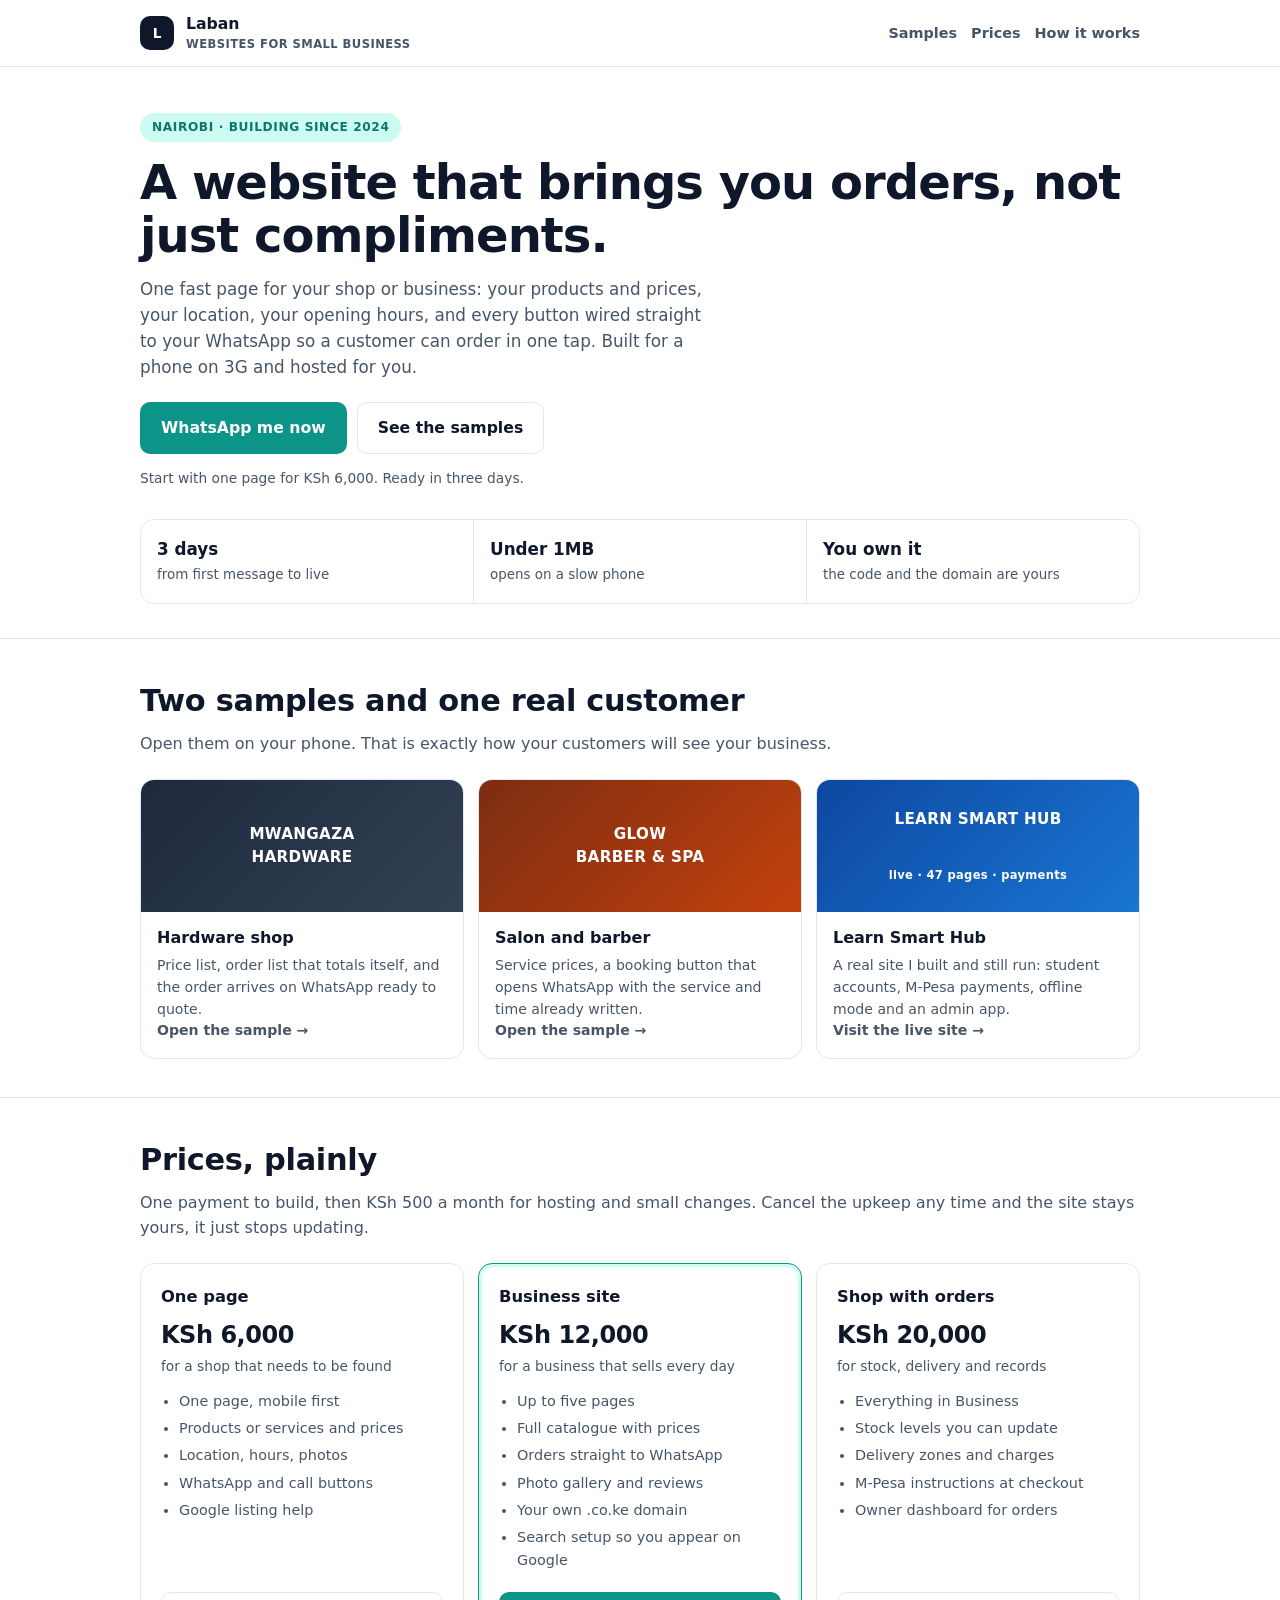
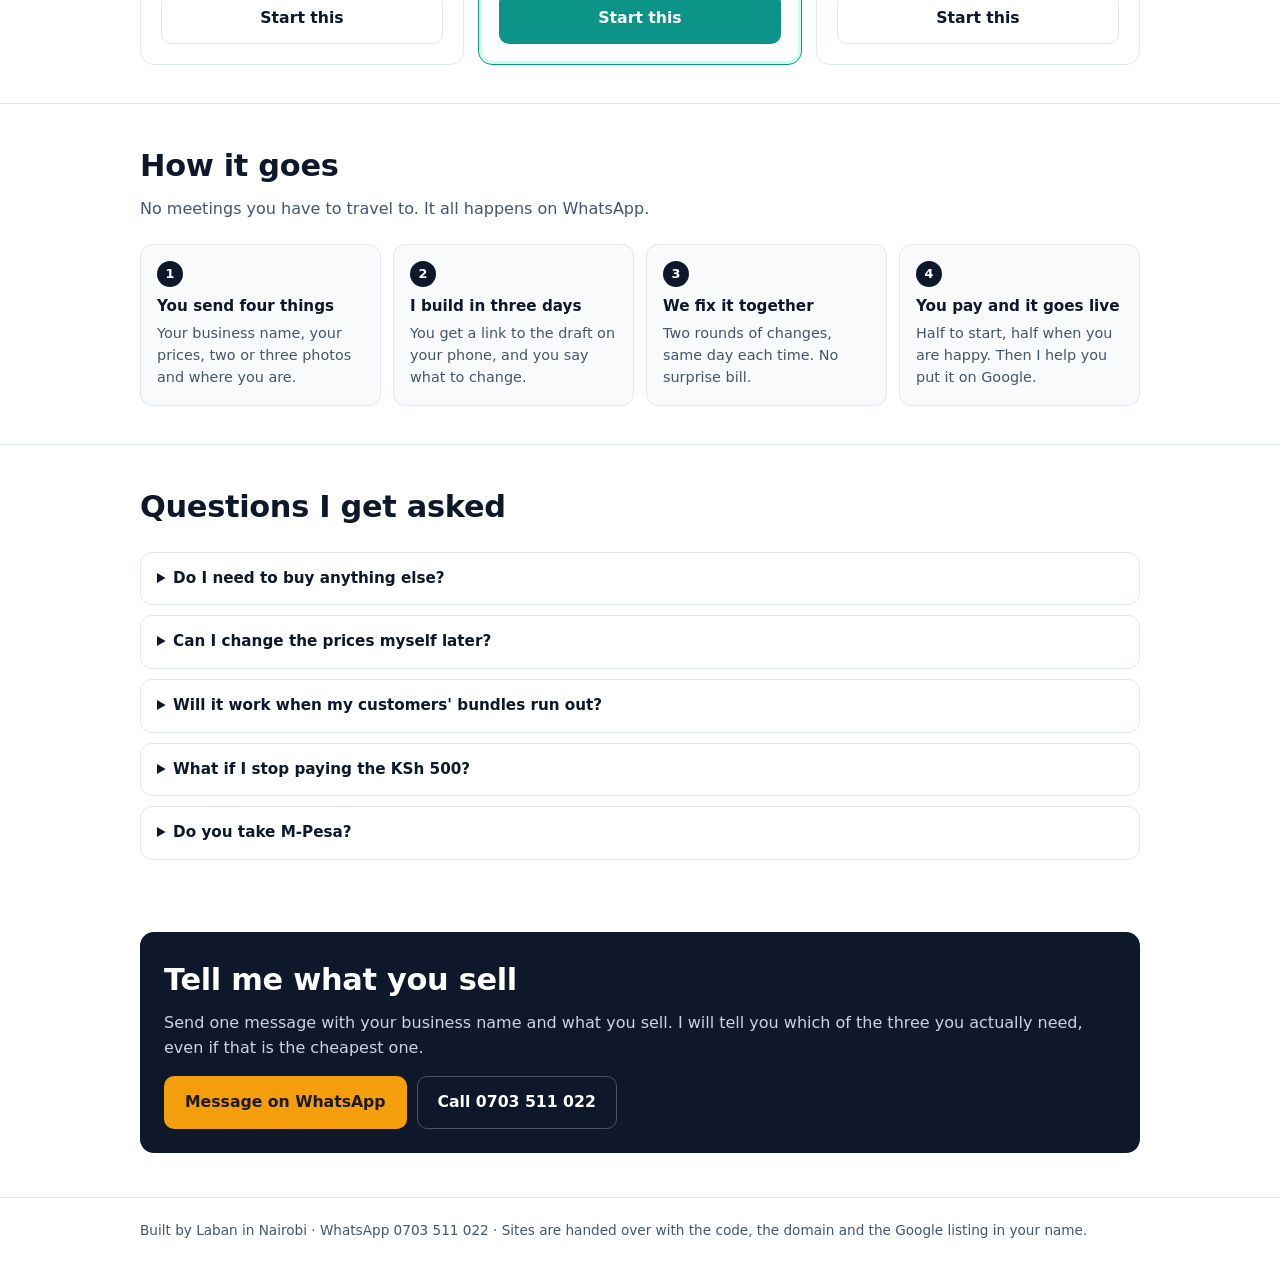
<file: index.html>
<!DOCTYPE html>
<html lang="en">
<head>
<meta charset="UTF-8">
<meta name="viewport" content="width=device-width, initial-scale=1.0">
<title>Laban builds websites for Kenyan small businesses</title>
<meta name="description" content="A one-page website that loads on a 3G phone and sends orders straight to your WhatsApp. Built and hosted for Kenyan shops and businesses from KSh 6,000.">
<meta name="theme-color" content="#0f172a">
<link rel="stylesheet" href="assets/studio.css">
<style>body{background:#fff}</style>
</head>
<body>

<header class="bar">
    <div class="wrap bar-in">
        <span class="mark" aria-hidden="true">L</span>
        <span class="bar-name">Laban<small>Websites for small business</small></span>
        <nav class="bar-nav">
            <a href="#work">Samples</a>
            <a href="#prices">Prices</a>
            <a href="#how">How it works</a>
        </nav>
    </div>
</header>

<main>

    <section class="hero">
        <div class="wrap">
            <p class="eyebrow">Nairobi · building since 2024</p>
            <h1>A website that brings you orders, not just compliments.</h1>
            <p class="lede">
                One fast page for your shop or business: your products and prices,
                your location, your opening hours, and every button wired straight
                to your WhatsApp so a customer can order in one tap. Built for a
                phone on 3G and hosted for you.
            </p>

            <div class="actions">
                <a class="btn btn-primary" href="https://wa.me/254703511022?text=Hi%20Laban%2C%20I%20saw%20your%20website%20offer.%20I%20run%20a%20business%20and%20I%20want%20a%20site." target="_blank" rel="noopener">WhatsApp me now</a>
                <a class="btn btn-ghost" href="#work">See the samples</a>
            </div>
            <p class="tiny">Start with one page for KSh 6,000. Ready in three days.</p>

            <div class="proof">
                <div><strong>3 days</strong><span>from first message to live</span></div>
                <div><strong>Under 1MB</strong><span>opens on a slow phone</span></div>
                <div><strong>You own it</strong><span>the code and the domain are yours</span></div>
            </div>
        </div>
    </section>

    <section class="section" id="work">
        <div class="wrap">
            <div class="section-head">
                <h2>Two samples and one real customer</h2>
                <p>Open them on your phone. That is exactly how your customers will see your business.</p>
            </div>

            <div class="work">
                <a class="work-card" href="demo-hardware.html">
                    <div class="work-shot shot-hardware">MWANGAZA<br>HARDWARE</div>
                    <div class="work-body">
                        <h3>Hardware shop</h3>
                        <p>Price list, order list that totals itself, and the order arrives on WhatsApp ready to quote.</p>
                        <p class="work-link">Open the sample &rarr;</p>
                    </div>
                </a>

                <a class="work-card" href="demo-salon.html">
                    <div class="work-shot shot-salon">GLOW<br>BARBER &amp; SPA</div>
                    <div class="work-body">
                        <h3>Salon and barber</h3>
                        <p>Service prices, a booking button that opens WhatsApp with the service and time already written.</p>
                        <p class="work-link">Open the sample &rarr;</p>
                    </div>
                </a>

                <a class="work-card" href="https://sugutlaban4-lgtm.github.io/Learn-Smart-Hub-Laban/" target="_blank" rel="noopener">
                    <div class="work-shot shot-school">LEARN SMART HUB<br><span style="font-size:0.72rem;font-weight:600">live · 47 pages · payments</span></div>
                    <div class="work-body">
                        <h3>Learn Smart Hub</h3>
                        <p>A real site I built and still run: student accounts, M-Pesa payments, offline mode and an admin app.</p>
                        <p class="work-link">Visit the live site &rarr;</p>
                    </div>
                </a>
            </div>
        </div>
    </section>

    <section class="section" id="prices">
        <div class="wrap">
            <div class="section-head">
                <h2>Prices, plainly</h2>
                <p>One payment to build, then KSh 500 a month for hosting and small changes. Cancel the upkeep any time and the site stays yours, it just stops updating.</p>
            </div>

            <div class="prices">
                <div class="price">
                    <h3>One page</h3>
                    <p class="amount">KSh 6,000</p>
                    <p class="tiny">for a shop that needs to be found</p>
                    <ul>
                        <li>One page, mobile first</li>
                        <li>Products or services and prices</li>
                        <li>Location, hours, photos</li>
                        <li>WhatsApp and call buttons</li>
                        <li>Google listing help</li>
                    </ul>
                    <a class="btn btn-ghost" href="https://wa.me/254703511022?text=Hi%20Laban%2C%20I%20want%20the%20KSh%206%2C000%20one-page%20site." target="_blank" rel="noopener">Start this</a>
                </div>

                <div class="price best">
                    <h3>Business site</h3>
                    <p class="amount">KSh 12,000</p>
                    <p class="tiny">for a business that sells every day</p>
                    <ul>
                        <li>Up to five pages</li>
                        <li>Full catalogue with prices</li>
                        <li>Orders straight to WhatsApp</li>
                        <li>Photo gallery and reviews</li>
                        <li>Your own .co.ke domain</li>
                        <li>Search setup so you appear on Google</li>
                    </ul>
                    <a class="btn btn-primary" href="https://wa.me/254703511022?text=Hi%20Laban%2C%20I%20want%20the%20KSh%2012%2C000%20business%20site." target="_blank" rel="noopener">Start this</a>
                </div>

                <div class="price">
                    <h3>Shop with orders</h3>
                    <p class="amount">KSh 20,000</p>
                    <p class="tiny">for stock, delivery and records</p>
                    <ul>
                        <li>Everything in Business</li>
                        <li>Stock levels you can update</li>
                        <li>Delivery zones and charges</li>
                        <li>M-Pesa instructions at checkout</li>
                        <li>Owner dashboard for orders</li>
                    </ul>
                    <a class="btn btn-ghost" href="https://wa.me/254703511022?text=Hi%20Laban%2C%20I%20want%20the%20KSh%2020%2C000%20shop%20site." target="_blank" rel="noopener">Start this</a>
                </div>
            </div>
        </div>
    </section>

    <section class="section" id="how">
        <div class="wrap">
            <div class="section-head">
                <h2>How it goes</h2>
                <p>No meetings you have to travel to. It all happens on WhatsApp.</p>
            </div>

            <ol class="steps">
                <li><strong>You send four things</strong>Your business name, your prices, two or three photos and where you are.</li>
                <li><strong>I build in three days</strong>You get a link to the draft on your phone, and you say what to change.</li>
                <li><strong>We fix it together</strong>Two rounds of changes, same day each time. No surprise bill.</li>
                <li><strong>You pay and it goes live</strong>Half to start, half when you are happy. Then I help you put it on Google.</li>
            </ol>
        </div>
    </section>

    <section class="section">
        <div class="wrap">
            <div class="section-head">
                <h2>Questions I get asked</h2>
            </div>

            <div class="faq">
                <details>
                    <summary>Do I need to buy anything else?</summary>
                    <p>A domain name if you want a .co.ke or .com, about KSh 1,000 a year, and nothing more. Hosting is included in the monthly up-keep.</p>
                </details>
                <details>
                    <summary>Can I change the prices myself later?</summary>
                    <p>Yes. On the KSh 12,000 and 20,000 sites you get a simple page where you edit prices and photos with no code. On the KSh 6,000 page you send me the change and I do it within the month.</p>
                </details>
                <details>
                    <summary>Will it work when my customers' bundles run out?</summary>
                    <p>The page is small and caches itself, so a customer who opened it once can open it again with no data. Photos are compressed hard on purpose.</p>
                </details>
                <details>
                    <summary>What if I stop paying the KSh 500?</summary>
                    <p>The site stays up with your content, you keep the files and the domain. You just do your own changes and hosting renewal from then on.</p>
                </details>
                <details>
                    <summary>Do you take M-Pesa?</summary>
                    <p>Yes, Pochi la Biashara. You get a receipt message for every payment. Half before the build, half on approval.</p>
                </details>
            </div>
        </div>
    </section>

    <section class="wrap">
        <div class="contact">
            <h2>Tell me what you sell</h2>
            <p>Send one message with your business name and what you sell. I will tell you which of the three you actually need, even if that is the cheapest one.</p>
            <div class="actions" style="margin:0">
                <a class="btn btn-primary" href="https://wa.me/254703511022?text=Hi%20Laban%2C%20my%20business%20is%20called%20____%20and%20I%20sell%20____." target="_blank" rel="noopener">Message on WhatsApp</a>
                <a class="btn btn-ghost" href="tel:+254703511022">Call 0703 511 022</a>
            </div>
        </div>
    </section>

</main>

<footer class="site">
    <div class="wrap">
        Built by Laban in Nairobi · WhatsApp 0703 511 022 · Sites are handed over with the code, the domain and the Google listing in your name.
    </div>
</footer>

</body>
</html>
</file>
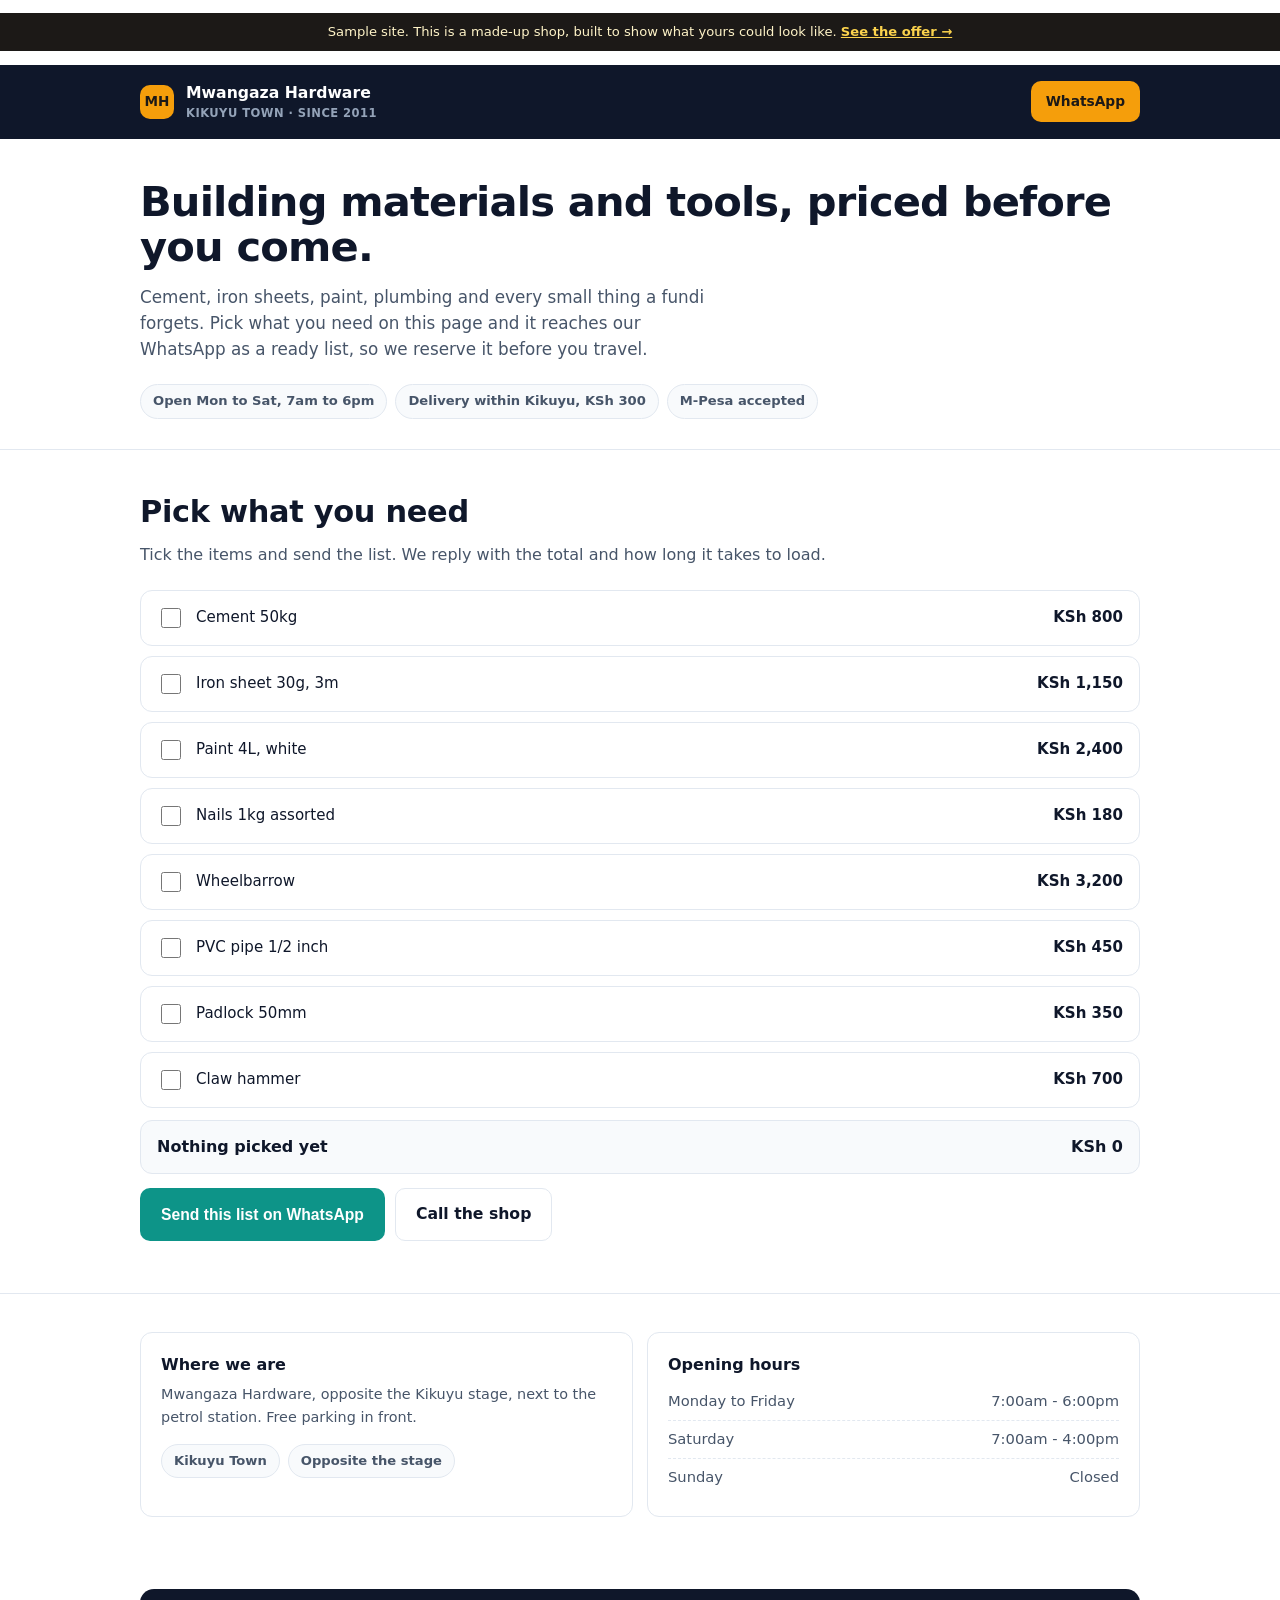
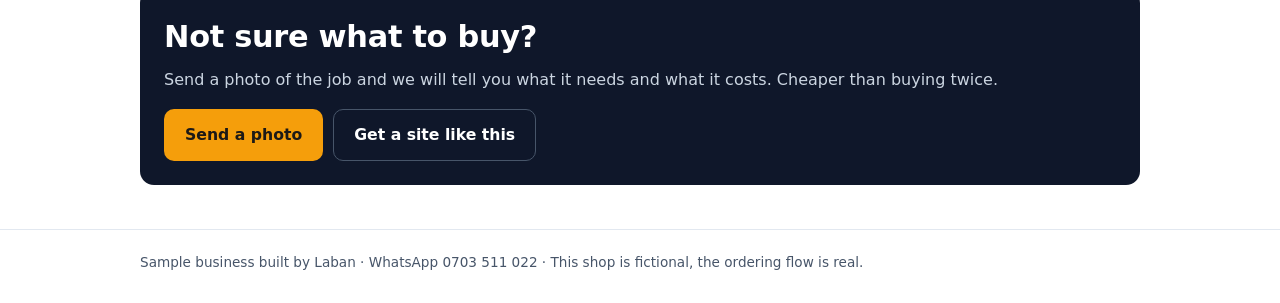
<file: demo-hardware.html>
<!DOCTYPE html>
<html lang="en">
<head>
<meta charset="UTF-8">
<meta name="viewport" content="width=device-width, initial-scale=1.0">
<title>Mwangaza Hardware - sample site by Laban</title>
<meta name="description" content="Sample small business website: price list, WhatsApp ordering and location for a hardware shop.">
<meta name="theme-color" content="#1c1917">
<link rel="stylesheet" href="assets/studio.css">
</head>
<body>

<p class="demo-banner">
    Sample site. This is a made-up shop, built to show what yours could look like.
    <a href="index.html">See the offer &rarr;</a>
</p>

<header class="shop-top">
    <div class="wrap bar-in">
        <span class="mark" aria-hidden="true">MH</span>
        <span class="bar-name">Mwangaza Hardware<small>Kikuyu Town · since 2011</small></span>
        <a class="btn btn-primary" style="margin-left:auto;background:#f59e0b;color:#1c1917" href="https://wa.me/254703511022?text=Hi%20Mwangaza%20Hardware%2C%20I%20want%20to%20ask%20about..." target="_blank" rel="noopener">WhatsApp</a>
    </div>
</header>

<main>

    <section class="shop-hero">
        <div class="wrap">
            <h1>Building materials and tools, priced before you come.</h1>
            <p class="lede" style="color:#475569">
                Cement, iron sheets, paint, plumbing and every small thing a
                fundi forgets. Pick what you need on this page and it reaches our
                WhatsApp as a ready list, so we reserve it before you travel.
            </p>
            <div class="shop-strip">
                <span class="chip">Open Mon to Sat, 7am to 6pm</span>
                <span class="chip">Delivery within Kikuyu, KSh 300</span>
                <span class="chip">M-Pesa accepted</span>
            </div>
        </div>
    </section>

    <section class="section">
        <div class="wrap">
            <div class="section-head">
                <h2>Pick what you need</h2>
                <p>Tick the items and send the list. We reply with the total and how long it takes to load.</p>
            </div>

            <div class="catalog" id="catalog">
                <label><input type="checkbox" data-name="Cement 50kg (Bamburi)" data-price="800"> Cement 50kg<span class="p">KSh 800</span></label>
                <label><input type="checkbox" data-name="Iron sheet 30g, 3m" data-price="1150"> Iron sheet 30g, 3m<span class="p">KSh 1,150</span></label>
                <label><input type="checkbox" data-name="Paint 4L (Crown, white)" data-price="2400"> Paint 4L, white<span class="p">KSh 2,400</span></label>
                <label><input type="checkbox" data-name="Nails 1kg assorted" data-price="180"> Nails 1kg assorted<span class="p">KSh 180</span></label>
                <label><input type="checkbox" data-name="Wheelbarrow heavy duty" data-price="3200"> Wheelbarrow<span class="p">KSh 3,200</span></label>
                <label><input type="checkbox" data-name="PVC pipe 1/2 inch, 6m" data-price="450"> PVC pipe 1/2 inch<span class="p">KSh 450</span></label>
                <label><input type="checkbox" data-name="Padlock 50mm" data-price="350"> Padlock 50mm<span class="p">KSh 350</span></label>
                <label><input type="checkbox" data-name="Claw hammer" data-price="700"> Claw hammer<span class="p">KSh 700</span></label>
            </div>

            <div class="order-total">
                <span id="orderCount">Nothing picked yet</span>
                <span id="orderSum">KSh 0</span>
            </div>

            <div class="actions" style="margin-top:14px">
                <button class="btn btn-primary" id="orderBtn" type="button">Send this list on WhatsApp</button>
                <a class="btn btn-ghost" href="tel:+254703511022">Call the shop</a>
            </div>
            <p class="tiny" id="orderNote" role="status" aria-live="polite"></p>
        </div>
    </section>

    <section class="section">
        <div class="wrap grid2">
            <div class="tile">
                <h3>Where we are</h3>
                <p>Mwangaza Hardware, opposite the Kikuyu stage, next to the petrol station. Free parking in front.</p>
                <div class="shop-strip">
                    <span class="chip">Kikuyu Town</span>
                    <span class="chip">Opposite the stage</span>
                </div>
            </div>
            <div class="tile">
                <h3>Opening hours</h3>
                <ul class="hours">
                    <li><span>Monday to Friday</span><span>7:00am - 6:00pm</span></li>
                    <li><span>Saturday</span><span>7:00am - 4:00pm</span></li>
                    <li><span>Sunday</span><span>Closed</span></li>
                </ul>
            </div>
        </div>
    </section>

    <section class="wrap">
        <div class="contact">
            <h2>Not sure what to buy?</h2>
            <p>Send a photo of the job and we will tell you what it needs and what it costs. Cheaper than buying twice.</p>
            <div class="actions" style="margin:0">
                <a class="btn btn-primary" href="https://wa.me/254703511022?text=Hi%20Mwangaza%20Hardware%2C%20here%20is%20a%20photo%20of%20the%20job%2C%20what%20do%20I%20need%3F" target="_blank" rel="noopener">Send a photo</a>
                <a class="btn btn-ghost" href="index.html">Get a site like this</a>
            </div>
        </div>
    </section>

</main>

<footer class="site">
    <div class="wrap">Sample business built by Laban · WhatsApp 0703 511 022 · This shop is fictional, the ordering flow is real.</div>
</footer>

<script src="assets/order.js" defer></script>
</body>
</html>
</file>
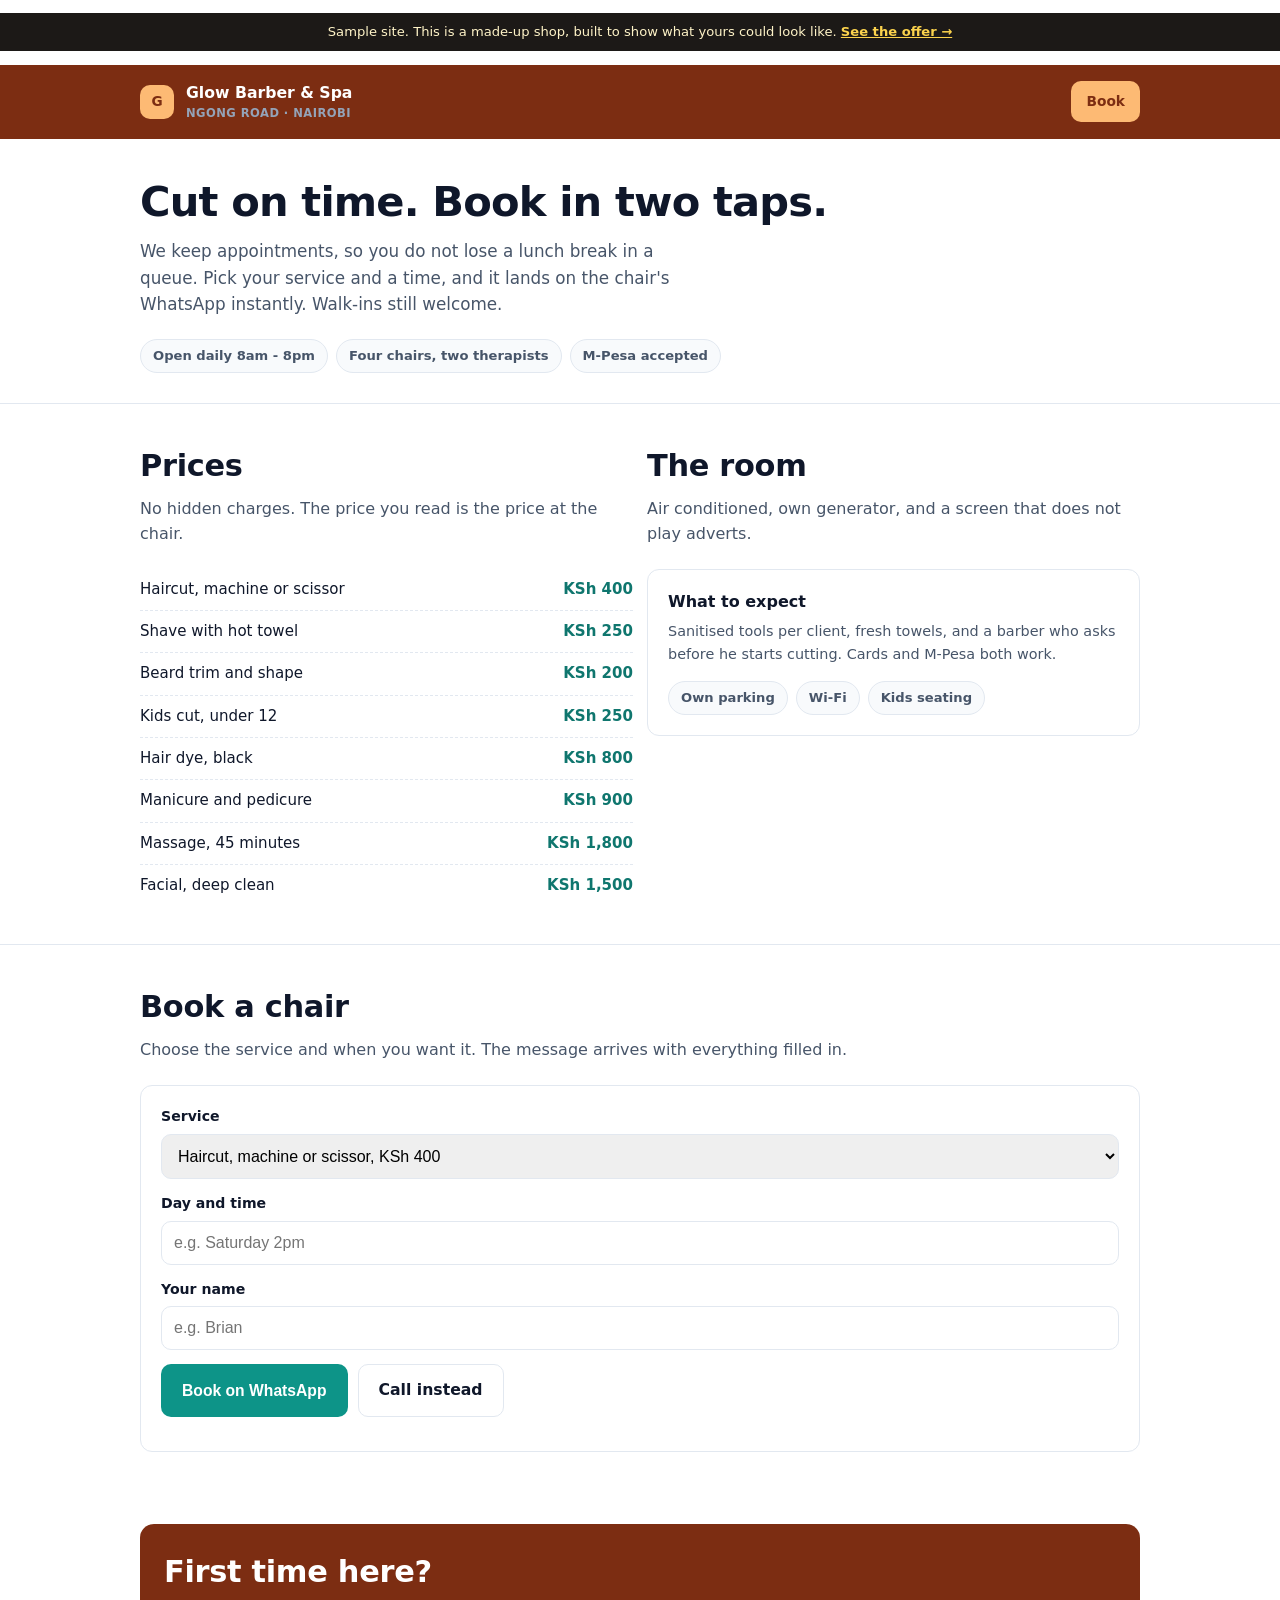
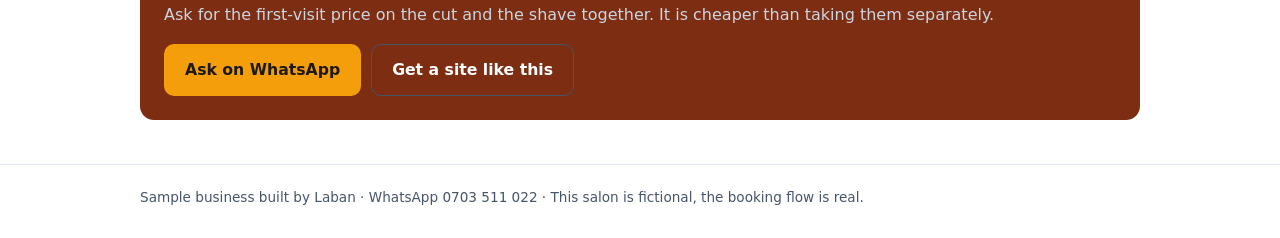
<file: demo-salon.html>
<!DOCTYPE html>
<html lang="en">
<head>
<meta charset="UTF-8">
<meta name="viewport" content="width=device-width, initial-scale=1.0">
<title>Glow Barber and Spa - sample site by Laban</title>
<meta name="description" content="Sample small business website: service price list and WhatsApp booking for a barber shop and spa.">
<meta name="theme-color" content="#7c2d12">
<link rel="stylesheet" href="assets/studio.css">
</head>
<body>

<p class="demo-banner">
    Sample site. This is a made-up shop, built to show what yours could look like.
    <a href="index.html">See the offer &rarr;</a>
</p>

<header class="shop-top" style="background:#7c2d12">
    <div class="wrap bar-in">
        <span class="mark" aria-hidden="true" style="background:#fdba74;color:#7c2d12">G</span>
        <span class="bar-name">Glow Barber &amp; Spa<small>Ngong Road · Nairobi</small></span>
        <a class="btn btn-primary" style="margin-left:auto;background:#fdba74;color:#7c2d12" href="#book">Book</a>
    </div>
</header>

<main>

    <section class="shop-hero">
        <div class="wrap">
            <h1>Cut on time. Book in two taps.</h1>
            <p class="lede" style="color:#475569">
                We keep appointments, so you do not lose a lunch break in a queue.
                Pick your service and a time, and it lands on the chair's WhatsApp
                instantly. Walk-ins still welcome.
            </p>
            <div class="shop-strip">
                <span class="chip">Open daily 8am - 8pm</span>
                <span class="chip">Four chairs, two therapists</span>
                <span class="chip">M-Pesa accepted</span>
            </div>
        </div>
    </section>

    <section class="section">
        <div class="wrap grid2">
            <div>
                <div class="section-head">
                    <h2>Prices</h2>
                    <p>No hidden charges. The price you read is the price at the chair.</p>
                </div>
                <ul class="price-list">
                    <li><span>Haircut, machine or scissor</span><strong>KSh 400</strong></li>
                    <li><span>Shave with hot towel</span><strong>KSh 250</strong></li>
                    <li><span>Beard trim and shape</span><strong>KSh 200</strong></li>
                    <li><span>Kids cut, under 12</span><strong>KSh 250</strong></li>
                    <li><span>Hair dye, black</span><strong>KSh 800</strong></li>
                    <li><span>Manicure and pedicure</span><strong>KSh 900</strong></li>
                    <li><span>Massage, 45 minutes</span><strong>KSh 1,800</strong></li>
                    <li><span>Facial, deep clean</span><strong>KSh 1,500</strong></li>
                </ul>
            </div>

            <div>
                <div class="section-head">
                    <h2>The room</h2>
                    <p>Air conditioned, own generator, and a screen that does not play adverts.</p>
                </div>
                <div class="tile">
                    <h3>What to expect</h3>
                    <p>Sanitised tools per client, fresh towels, and a barber who asks before he starts cutting. Cards and M-Pesa both work.</p>
                    <div class="shop-strip">
                        <span class="chip">Own parking</span>
                        <span class="chip">Wi-Fi</span>
                        <span class="chip">Kids seating</span>
                    </div>
                </div>
            </div>
        </div>
    </section>

    <section class="section" id="book">
        <div class="wrap">
            <div class="section-head">
                <h2>Book a chair</h2>
                <p>Choose the service and when you want it. The message arrives with everything filled in.</p>
            </div>

            <form class="tile" id="bookForm" style="display:grid;gap:14px">
                <label style="display:grid;gap:6px;font-size:0.88rem;font-weight:700">
                    Service
                    <select id="bService" style="padding:12px;border:1px solid #e2e8f0;border-radius:10px;font-size:1rem">
                        <option>Haircut, machine or scissor, KSh 400</option>
                        <option>Shave with hot towel, KSh 250</option>
                        <option>Beard trim and shape, KSh 200</option>
                        <option>Kids cut, under 12, KSh 250</option>
                        <option>Hair dye, black, KSh 800</option>
                        <option>Manicure and pedicure, KSh 900</option>
                        <option>Massage, 45 minutes, KSh 1,800</option>
                        <option>Facial, deep clean, KSh 1,500</option>
                    </select>
                </label>

                <label style="display:grid;gap:6px;font-size:0.88rem;font-weight:700">
                    Day and time
                    <input id="bWhen" type="text" placeholder="e.g. Saturday 2pm" style="padding:12px;border:1px solid #e2e8f0;border-radius:10px;font-size:1rem">
                </label>

                <label style="display:grid;gap:6px;font-size:0.88rem;font-weight:700">
                    Your name
                    <input id="bName" type="text" placeholder="e.g. Brian" style="padding:12px;border:1px solid #e2e8f0;border-radius:10px;font-size:1rem">
                </label>

                <div class="actions" style="margin:0">
                    <button class="btn btn-primary" type="submit">Book on WhatsApp</button>
                    <a class="btn btn-ghost" href="tel:+254703511022">Call instead</a>
                </div>
                <p class="tiny" id="bookNote" role="status" aria-live="polite"></p>
            </form>
        </div>
    </section>

    <section class="wrap">
        <div class="contact" style="background:#7c2d12">
            <h2>First time here?</h2>
            <p>Ask for the first-visit price on the cut and the shave together. It is cheaper than taking them separately.</p>
            <div class="actions" style="margin:0">
                <a class="btn btn-primary" href="https://wa.me/254703511022?text=Hi%20Glow%2C%20it%20is%20my%20first%20time%2C%20what%20is%20the%20first%20visit%20price%3F" target="_blank" rel="noopener">Ask on WhatsApp</a>
                <a class="btn btn-ghost" href="index.html">Get a site like this</a>
            </div>
        </div>
    </section>

</main>

<footer class="site">
    <div class="wrap">Sample business built by Laban · WhatsApp 0703 511 022 · This salon is fictional, the booking flow is real.</div>
</footer>

<script src="assets/booking.js" defer></script>
</body>
</html>
</file>
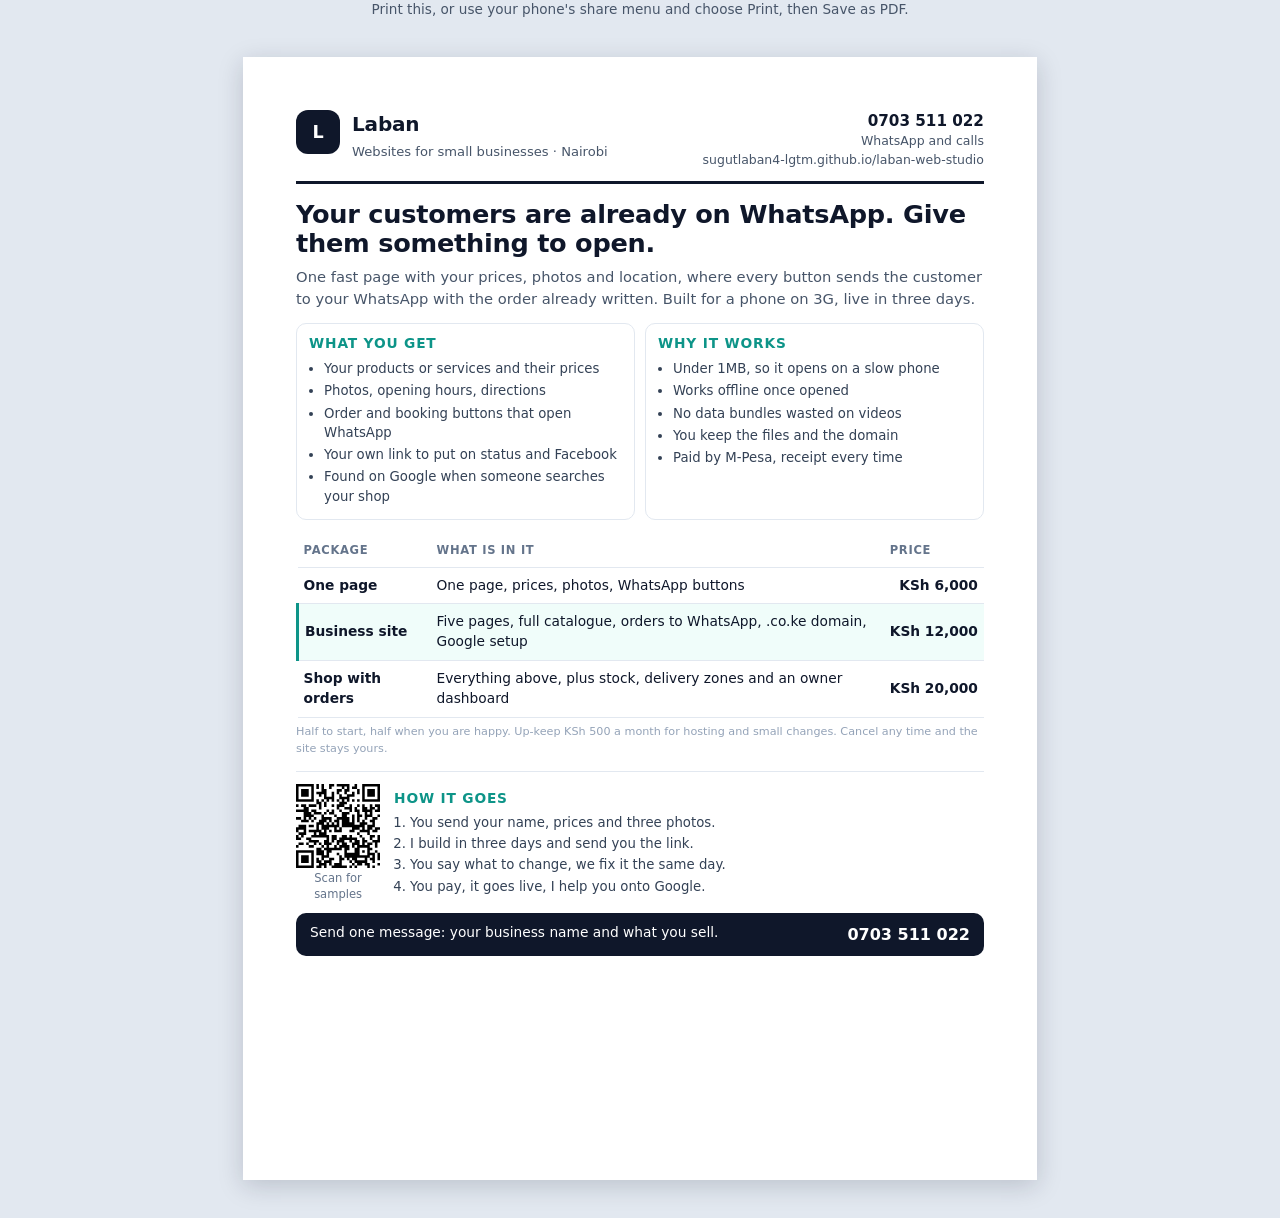
<file: one-pager.html>
<!DOCTYPE html>
<html lang="en">
<head>
<meta charset="UTF-8">
<meta name="viewport" content="width=device-width, initial-scale=1.0">
<title>Laban web studio - leave-behind sheet</title>
<meta name="robots" content="noindex">
<style>
    @page { size: A4; margin: 12mm; }

    * { box-sizing: border-box; }

    body {
        margin: 0;
        font-family: system-ui, -apple-system, "Segoe UI", Roboto, sans-serif;
        color: #0f172a;
        background: #e2e8f0;
        line-height: 1.45;
    }

    .sheet {
        width: 210mm;
        min-height: 297mm;
        margin: 10mm auto;
        padding: 14mm;
        background: #fff;
        box-shadow: 0 6px 24px rgba(15, 23, 42, 0.18);
    }

    .top { display: flex; align-items: flex-start; gap: 12px; border-bottom: 3px solid #0f172a; padding-bottom: 12px; }

    .mark {
        display: grid; place-items: center;
        width: 44px; height: 44px; flex: none;
        border-radius: 12px; background: #0f172a; color: #fff;
        font-weight: 800; font-size: 1.1rem;
    }

    .who { flex: 1 1 auto; }
    .who strong { display: block; font-size: 1.25rem; letter-spacing: -0.01em; }
    .who span { font-size: 0.82rem; color: #475569; }

    .contact-block { text-align: right; font-size: 0.78rem; color: #475569; }
    .contact-block strong { display: block; font-size: 0.95rem; color: #0f172a; }

    h1 { margin: 16px 0 8px; font-size: 1.6rem; line-height: 1.15; letter-spacing: -0.01em; }
    .pitch { margin: 0 0 6px; font-size: 0.92rem; color: #475569; }

    .grid { display: grid; grid-template-columns: 1fr 1fr; gap: 10px; margin: 14px 0; }

    .box { border: 1px solid #e2e8f0; border-radius: 10px; padding: 10px 12px; }
    .box h2 { margin: 0 0 5px; font-size: 0.86rem; text-transform: uppercase; letter-spacing: 0.06em; color: #0d9488; }
    .box ul { margin: 0; padding-left: 15px; font-size: 0.83rem; color: #334155; }
    .box li { margin-bottom: 3px; }

    table.prices { width: 100%; border-collapse: collapse; margin-top: 4px; }
    table.prices th, table.prices td { text-align: left; padding: 8px 6px; border-bottom: 1px solid #e2e8f0; font-size: 0.86rem; }
    table.prices th { font-size: 0.72rem; text-transform: uppercase; letter-spacing: 0.06em; color: #64748b; }
    table.prices td.amount { text-align: right; font-weight: 800; white-space: nowrap; }
    table.prices tr.best td { background: #f0fdfa; }
    table.prices tr.best td:first-child { border-left: 3px solid #0d9488; }

    .bottom { display: flex; gap: 14px; align-items: center; margin-top: 14px; padding-top: 12px; border-top: 1px solid #e2e8f0; }

    .qr { flex: none; width: 84px; }
    .qr svg, .qr img { width: 84px; height: 84px; display: block; }
    .qr-note { font-size: 0.72rem; color: #64748b; text-align: center; margin: 2px 0 0; }

    .steps { flex: 1 1 auto; }
    .steps h2 { margin: 0 0 4px; font-size: 0.86rem; text-transform: uppercase; letter-spacing: 0.06em; color: #0d9488; }
    .steps ol { margin: 0; padding-left: 16px; font-size: 0.83rem; color: #334155; }
    .steps li { margin-bottom: 2px; }

    .wa {
        margin-top: 10px;
        background: #0f172a;
        color: #fff;
        border-radius: 10px;
        padding: 10px 14px;
        font-size: 0.86rem;
        display: flex;
        justify-content: space-between;
        gap: 10px;
    }
    .wa strong { font-size: 1rem; }

    .fine { margin: 6px 0 0; font-size: 0.7rem; color: #94a3b8; }

    @media print {
        body { background: #fff; }
        .sheet { margin: 0; box-shadow: none; width: auto; min-height: 0; padding: 0; }
        .print-hint { display: none; }
    }

    .print-hint {
        max-width: 210mm;
        margin: 0 auto 6mm;
        font-size: 0.85rem;
        color: #475569;
        text-align: center;
    }
</style>
</head>
<body>

<p class="print-hint">Print this, or use your phone's share menu and choose Print, then Save as PDF.</p>

<div class="sheet">

    <div class="top">
        <span class="mark" aria-hidden="true">L</span>
        <div class="who">
            <strong>Laban</strong>
            <span>Websites for small businesses · Nairobi</span>
        </div>
        <div class="contact-block">
            <strong>0703 511 022</strong>
            WhatsApp and calls<br>
            sugutlaban4-lgtm.github.io/laban-web-studio
        </div>
    </div>

    <h1>Your customers are already on WhatsApp. Give them something to open.</h1>
    <p class="pitch">One fast page with your prices, photos and location, where every button sends the customer to your WhatsApp with the order already written. Built for a phone on 3G, live in three days.</p>

    <div class="grid">
        <div class="box">
            <h2>What you get</h2>
            <ul>
                <li>Your products or services and their prices</li>
                <li>Photos, opening hours, directions</li>
                <li>Order and booking buttons that open WhatsApp</li>
                <li>Your own link to put on status and Facebook</li>
                <li>Found on Google when someone searches your shop</li>
            </ul>
        </div>
        <div class="box">
            <h2>Why it works</h2>
            <ul>
                <li>Under 1MB, so it opens on a slow phone</li>
                <li>Works offline once opened</li>
                <li>No data bundles wasted on videos</li>
                <li>You keep the files and the domain</li>
                <li>Paid by M-Pesa, receipt every time</li>
            </ul>
        </div>
    </div>

    <table class="prices">
        <thead>
            <tr><th>Package</th><th>What is in it</th><th class="amount">Price</th></tr>
        </thead>
        <tbody>
            <tr>
                <td><strong>One page</strong></td>
                <td>One page, prices, photos, WhatsApp buttons</td>
                <td class="amount">KSh 6,000</td>
            </tr>
            <tr class="best">
                <td><strong>Business site</strong></td>
                <td>Five pages, full catalogue, orders to WhatsApp, .co.ke domain, Google setup</td>
                <td class="amount">KSh 12,000</td>
            </tr>
            <tr>
                <td><strong>Shop with orders</strong></td>
                <td>Everything above, plus stock, delivery zones and an owner dashboard</td>
                <td class="amount">KSh 20,000</td>
            </tr>
        </tbody>
    </table>
    <p class="fine">Half to start, half when you are happy. Up-keep KSh 500 a month for hosting and small changes. Cancel any time and the site stays yours.</p>

    <div class="bottom">
        <div class="qr">
            <img src="assets/qr-studio.svg" alt="QR code to the samples">
            <p class="qr-note">Scan for samples</p>
        </div>
        <div class="steps">
            <h2>How it goes</h2>
            <ol>
                <li>You send your name, prices and three photos.</li>
                <li>I build in three days and send you the link.</li>
                <li>You say what to change, we fix it the same day.</li>
                <li>You pay, it goes live, I help you onto Google.</li>
            </ol>
        </div>
    </div>

    <div class="wa">
        <span>Send one message: your business name and what you sell.</span>
        <strong>0703 511 022</strong>
    </div>

</div>

</body>
</html>
</file>
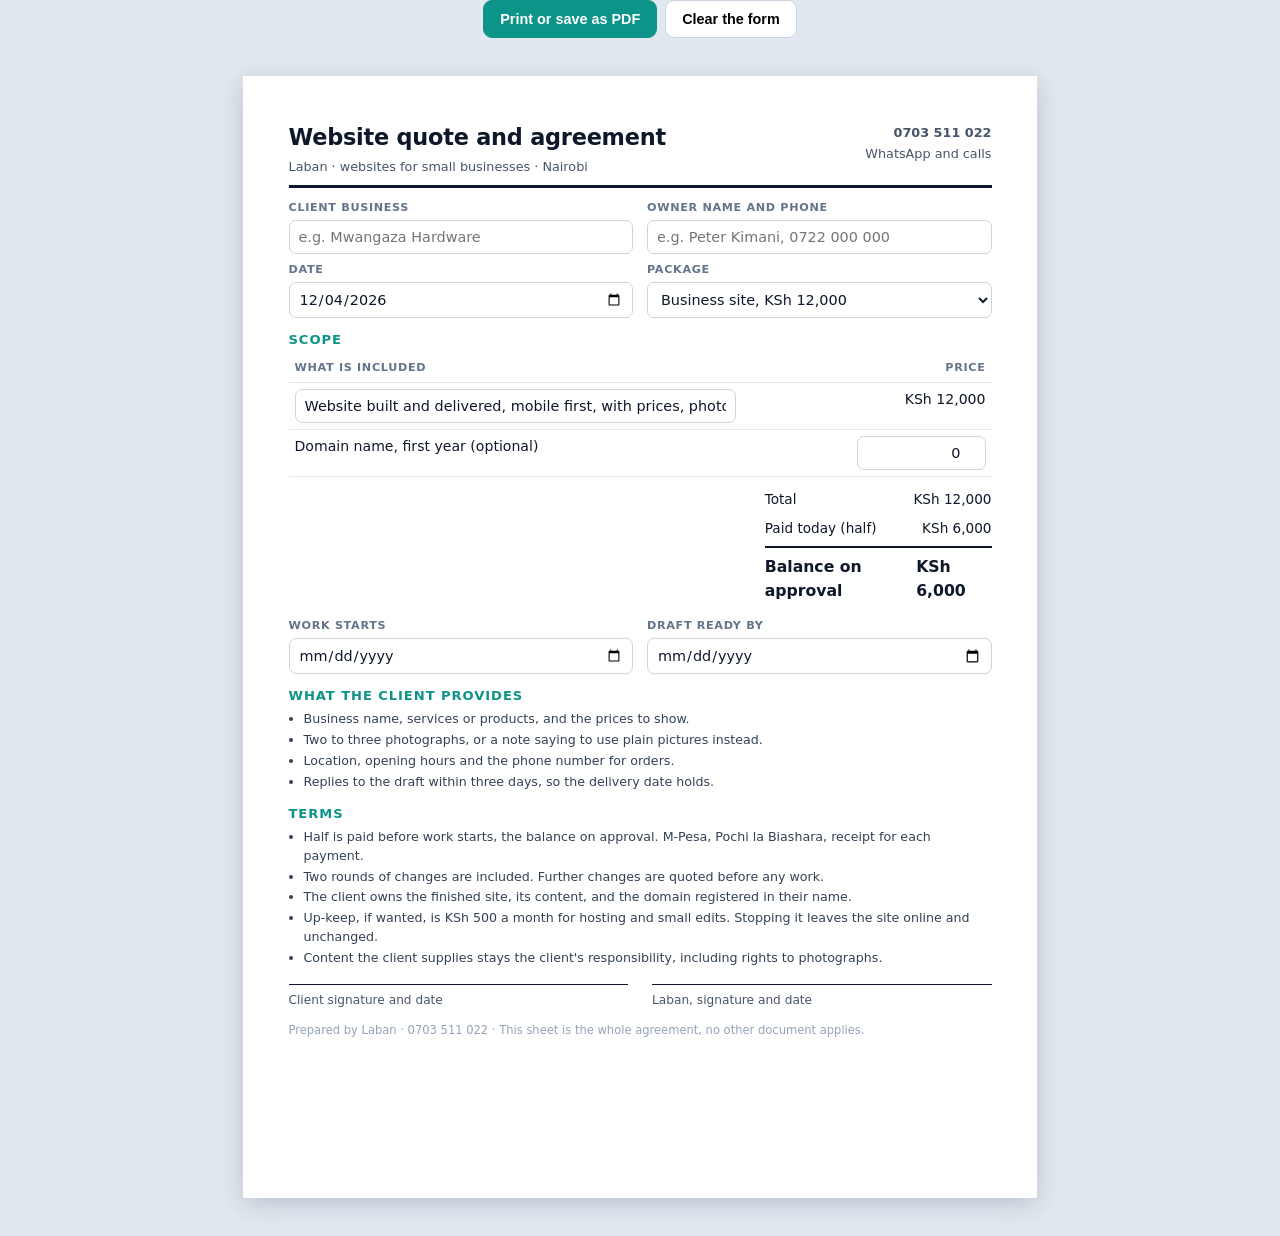
<file: quote.html>
<!DOCTYPE html>
<html lang="en">
<head>
<meta charset="UTF-8">
<meta name="viewport" content="width=device-width, initial-scale=1.0">
<title>Quote and agreement - Laban web studio</title>
<meta name="robots" content="noindex">
<style>
    @page { size: A4; margin: 11mm; }

    * { box-sizing: border-box; }

    body {
        margin: 0;
        font-family: system-ui, -apple-system, "Segoe UI", Roboto, sans-serif;
        color: #0f172a;
        background: #e2e8f0;
        line-height: 1.5;
    }

    .sheet {
        width: 210mm;
        min-height: 297mm;
        margin: 10mm auto;
        padding: 12mm;
        background: #fff;
        box-shadow: 0 6px 24px rgba(15, 23, 42, 0.18);
    }

    .toolbar {
        max-width: 210mm;
        margin: 0 auto 6mm;
        display: flex;
        gap: 8px;
        flex-wrap: wrap;
        justify-content: center;
    }

    .toolbar button {
        padding: 10px 16px;
        border-radius: 9px;
        border: 1px solid #cbd5e1;
        background: #fff;
        font-size: 0.9rem;
        font-weight: 700;
        cursor: pointer;
    }

    .toolbar button.go { background: #0d9488; border-color: #0d9488; color: #fff; }

    .top { display: flex; justify-content: space-between; gap: 16px; border-bottom: 3px solid #0f172a; padding-bottom: 9px; }
    .top h1 { margin: 0; font-size: 1.4rem; letter-spacing: -0.01em; }
    .top p { margin: 2px 0 0; font-size: 0.8rem; color: #475569; }
    .top .right { text-align: right; font-size: 0.8rem; color: #475569; }

    .fields { display: grid; grid-template-columns: 1fr 1fr; gap: 8px 14px; margin: 12px 0; }

    .row { display: grid; gap: 3px; }
    .row label { font-size: 0.7rem; text-transform: uppercase; letter-spacing: 0.06em; color: #64748b; font-weight: 700; }

    input[type="text"], input[type="date"], input[type="number"], select, textarea {
        width: 100%;
        padding: 8px 9px;
        font-size: 0.9rem;
        font-family: inherit;
        color: #0f172a;
        border: 1px solid #cbd5e1;
        border-radius: 7px;
        background: #fff;
    }

    textarea { min-height: 54px; resize: vertical; }

    table { width: 100%; border-collapse: collapse; margin: 4px 0 8px; }
    th, td { text-align: left; padding: 6px 6px; border-bottom: 1px solid #e2e8f0; font-size: 0.88rem; vertical-align: top; }
    th { font-size: 0.7rem; text-transform: uppercase; letter-spacing: 0.06em; color: #64748b; }
    td.amount, th.amount { text-align: right; white-space: nowrap; }

    .totals { margin-left: auto; width: 60mm; }
    .totals div { display: flex; justify-content: space-between; padding: 4px 0; font-size: 0.85rem; }
    .totals div.grand { border-top: 2px solid #0f172a; margin-top: 4px; padding-top: 7px; font-weight: 800; font-size: 0.98rem; }

    h2 { margin: 12px 0 4px; font-size: 0.82rem; text-transform: uppercase; letter-spacing: 0.07em; color: #0d9488; }

    ul.terms { margin: 0; padding-left: 15px; font-size: 0.79rem; color: #334155; }
    ul.terms li { margin-bottom: 2px; }

    .sign { display: grid; grid-template-columns: 1fr 1fr; gap: 24px; margin-top: 16px; }
    .sign div { border-top: 1px solid #0f172a; padding-top: 6px; font-size: 0.76rem; color: #475569; }

    .foot { margin-top: 12px; font-size: 0.72rem; color: #94a3b8; }

    @media print {
        body { background: #fff; }
        .sheet { margin: 0; box-shadow: none; width: auto; min-height: 0; padding: 0; }
        .toolbar { display: none; }
        input, select, textarea { border: 0; border-bottom: 1px solid #cbd5e1; border-radius: 0; padding: 2px 0; }
    }
</style>
</head>
<body>

<div class="toolbar">
    <button type="button" class="go" id="printBtn">Print or save as PDF</button>
    <button type="button" id="clearBtn">Clear the form</button>
</div>

<div class="sheet" id="sheet">

    <div class="top">
        <div>
            <h1>Website quote and agreement</h1>
            <p>Laban · websites for small businesses · Nairobi</p>
        </div>
        <div class="right">
            <p><strong>0703 511 022</strong></p>
            <p>WhatsApp and calls</p>
        </div>
    </div>

    <div class="fields">
        <div class="row">
            <label for="client">Client business</label>
            <input type="text" id="client" placeholder="e.g. Mwangaza Hardware">
        </div>
        <div class="row">
            <label for="owner">Owner name and phone</label>
            <input type="text" id="owner" placeholder="e.g. Peter Kimani, 0722 000 000">
        </div>
        <div class="row">
            <label for="date">Date</label>
            <input type="date" id="date">
        </div>
        <div class="row">
            <label for="package">Package</label>
            <select id="package">
                <option value="6000">One page, KSh 6,000</option>
                <option value="12000" selected>Business site, KSh 12,000</option>
                <option value="20000">Shop with orders, KSh 20,000</option>
                <option value="0">Something else, written below</option>
            </select>
        </div>
    </div>

    <h2>Scope</h2>
    <table>
        <thead>
            <tr><th>What is included</th><th class="amount">Price</th></tr>
        </thead>
        <tbody>
            <tr>
                <td>
                    <input type="text" id="scope" value="Website built and delivered, mobile first, with prices, photos, location and WhatsApp order buttons.">
                </td>
                <td class="amount" id="scopeAmount">KSh 12,000</td>
            </tr>
            <tr>
                <td>Domain name, first year (optional)</td>
                <td class="amount"><input type="number" id="domain" value="0" min="0" step="500" style="text-align:right;max-width:34mm"></td>
            </tr>
        </tbody>
    </table>

    <div class="totals">
        <div><span>Total</span><span id="total">KSh 12,000</span></div>
        <div><span>Paid today (half)</span><span id="deposit">KSh 6,000</span></div>
        <div class="grand"><span>Balance on approval</span><span id="balance">KSh 6,000</span></div>
    </div>

    <div class="fields">
        <div class="row">
            <label for="start">Work starts</label>
            <input type="date" id="start">
        </div>
        <div class="row">
            <label for="deliver">Draft ready by</label>
            <input type="date" id="deliver">
        </div>
    </div>

    <h2>What the client provides</h2>
    <ul class="terms">
        <li>Business name, services or products, and the prices to show.</li>
        <li>Two to three photographs, or a note saying to use plain pictures instead.</li>
        <li>Location, opening hours and the phone number for orders.</li>
        <li>Replies to the draft within three days, so the delivery date holds.</li>
    </ul>

    <h2>Terms</h2>
    <ul class="terms">
        <li>Half is paid before work starts, the balance on approval. M-Pesa, Pochi la Biashara, receipt for each payment.</li>
        <li>Two rounds of changes are included. Further changes are quoted before any work.</li>
        <li>The client owns the finished site, its content, and the domain registered in their name.</li>
        <li>Up-keep, if wanted, is KSh 500 a month for hosting and small edits. Stopping it leaves the site online and unchanged.</li>
        <li>Content the client supplies stays the client's responsibility, including rights to photographs.</li>
    </ul>

    <div class="sign">
        <div>Client signature and date</div>
        <div>Laban, signature and date</div>
    </div>

    <p class="foot">Prepared by Laban · 0703 511 022 · This sheet is the whole agreement, no other document applies.</p>

</div>

<script>
(function () {
    const money = n => "KSh " + Number(n || 0).toLocaleString("en-KE");
    const $ = id => document.getElementById(id);

    function refresh() {
        const base = Number($("package").value) || 0;
        const domain = Number($("domain").value) || 0;
        const total = base + domain;
        $("scopeAmount").textContent = money(base);
        $("total").textContent = money(total);
        $("deposit").textContent = money(Math.round(total / 2));
        $("balance").textContent = money(total - Math.round(total / 2));
    }

    ["package", "domain"].forEach(id => $(id).addEventListener("input", refresh));
    refresh();

    const today = new Date().toISOString().slice(0, 10);
    if (!$("date").value) $("date").value = today;

    $("printBtn").addEventListener("click", () => window.print());

    $("clearBtn").addEventListener("click", () => {
        ["client", "owner", "start", "deliver"].forEach(id => $(id).value = "");
        $("domain").value = "0";
        $("date").value = today;
        refresh();
    });
})();
</script>

</body>
</html>
</file>
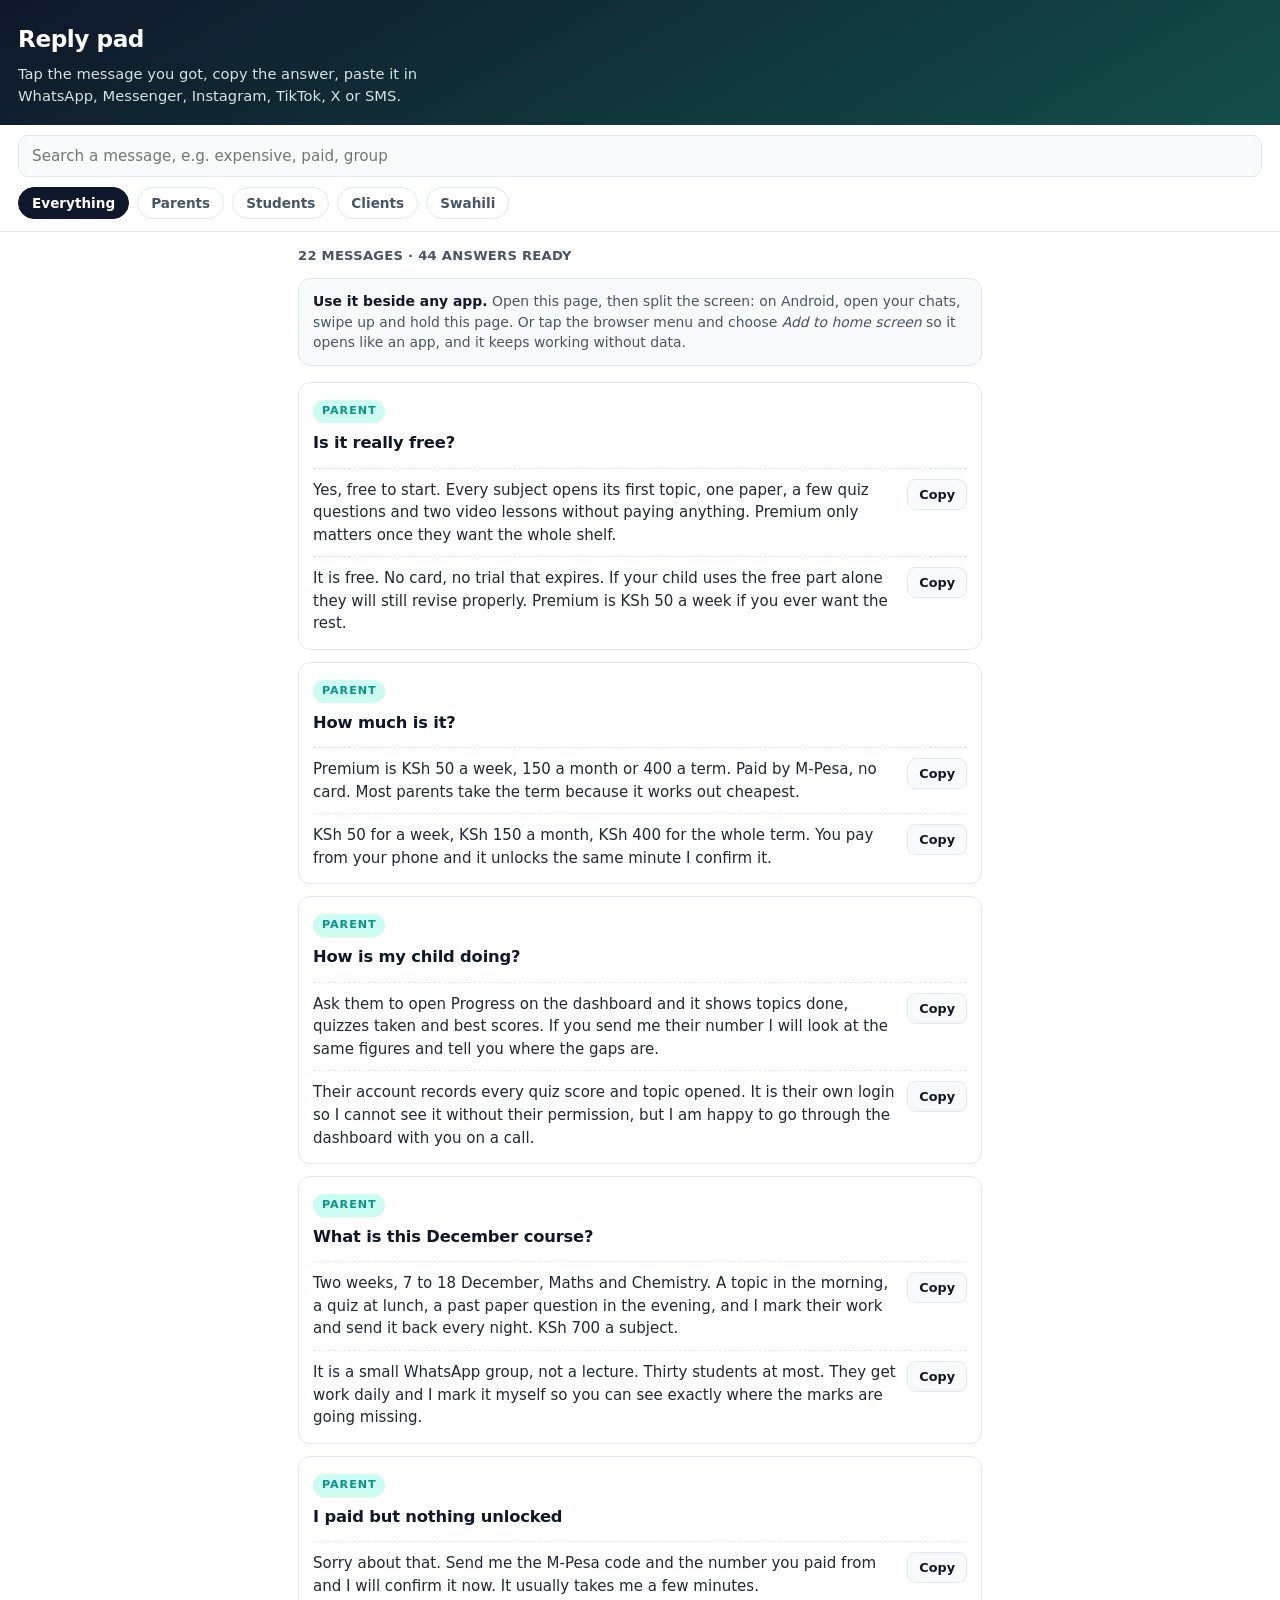
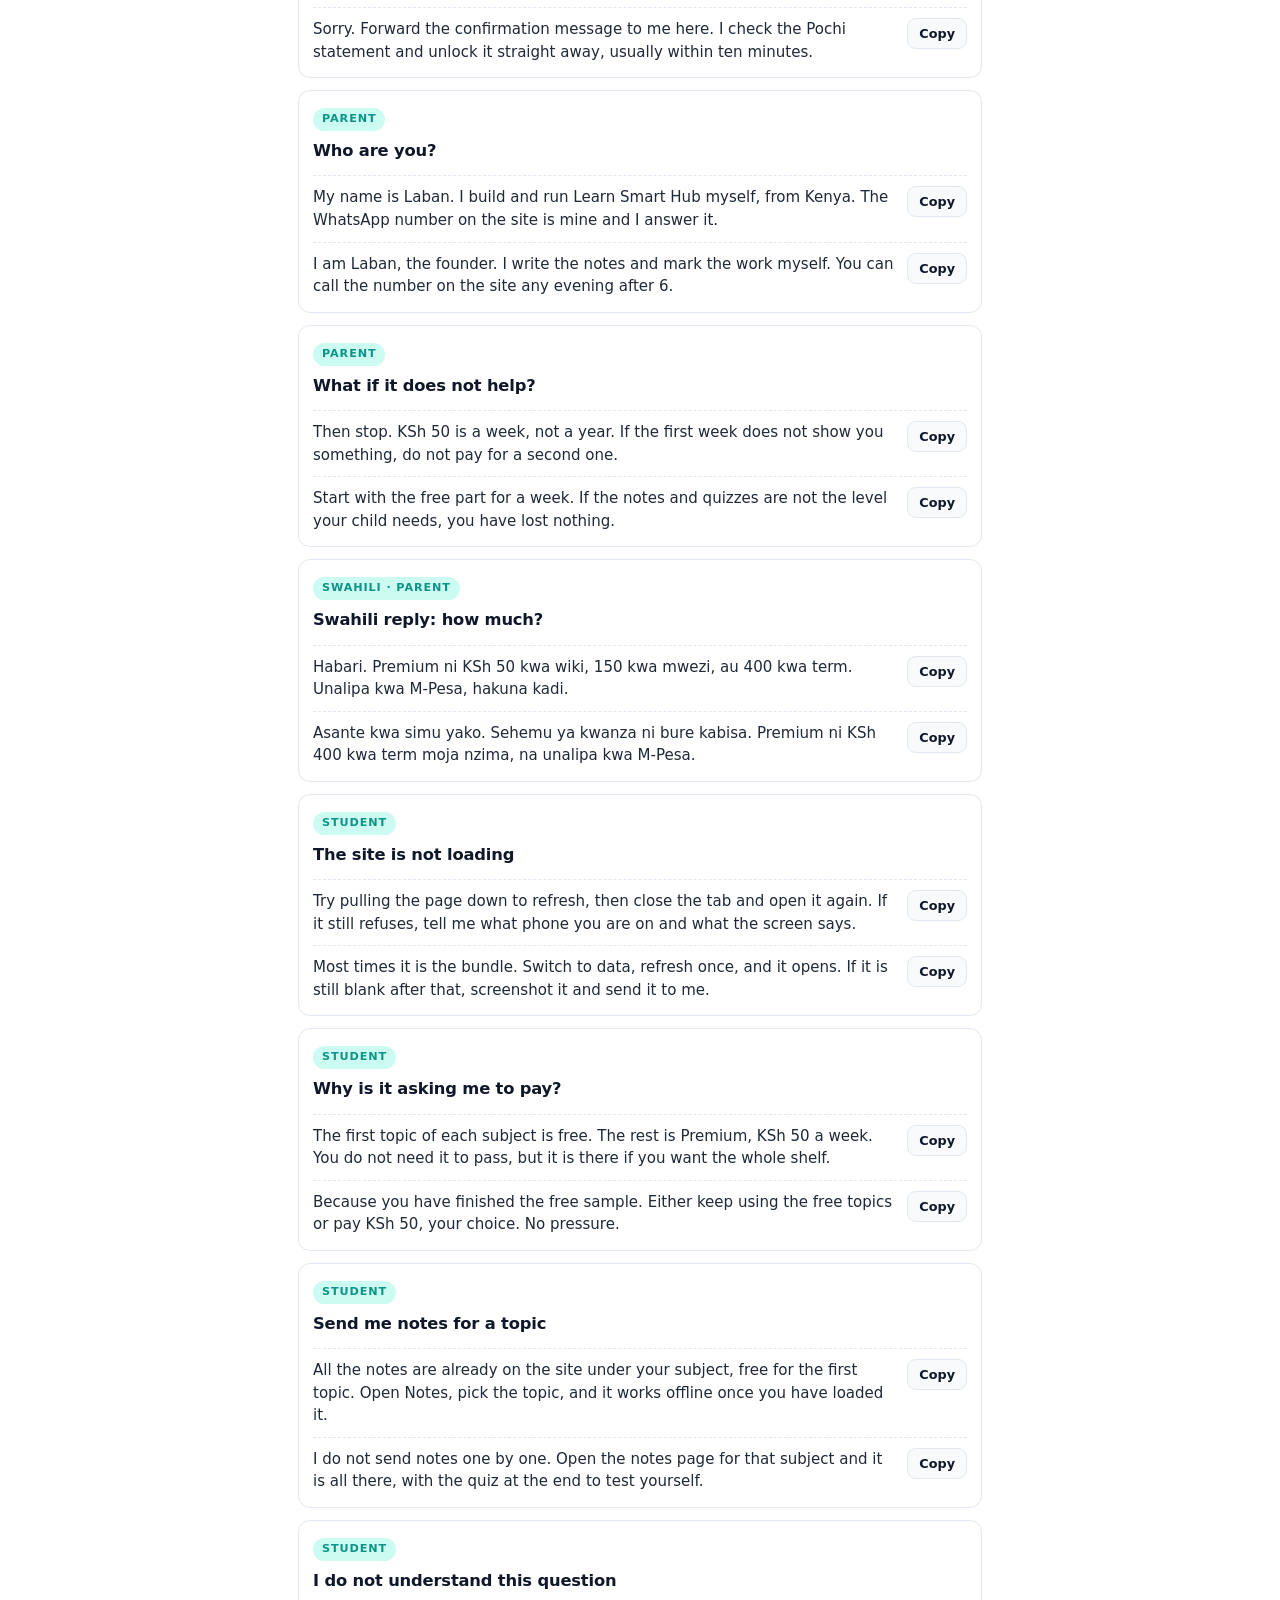
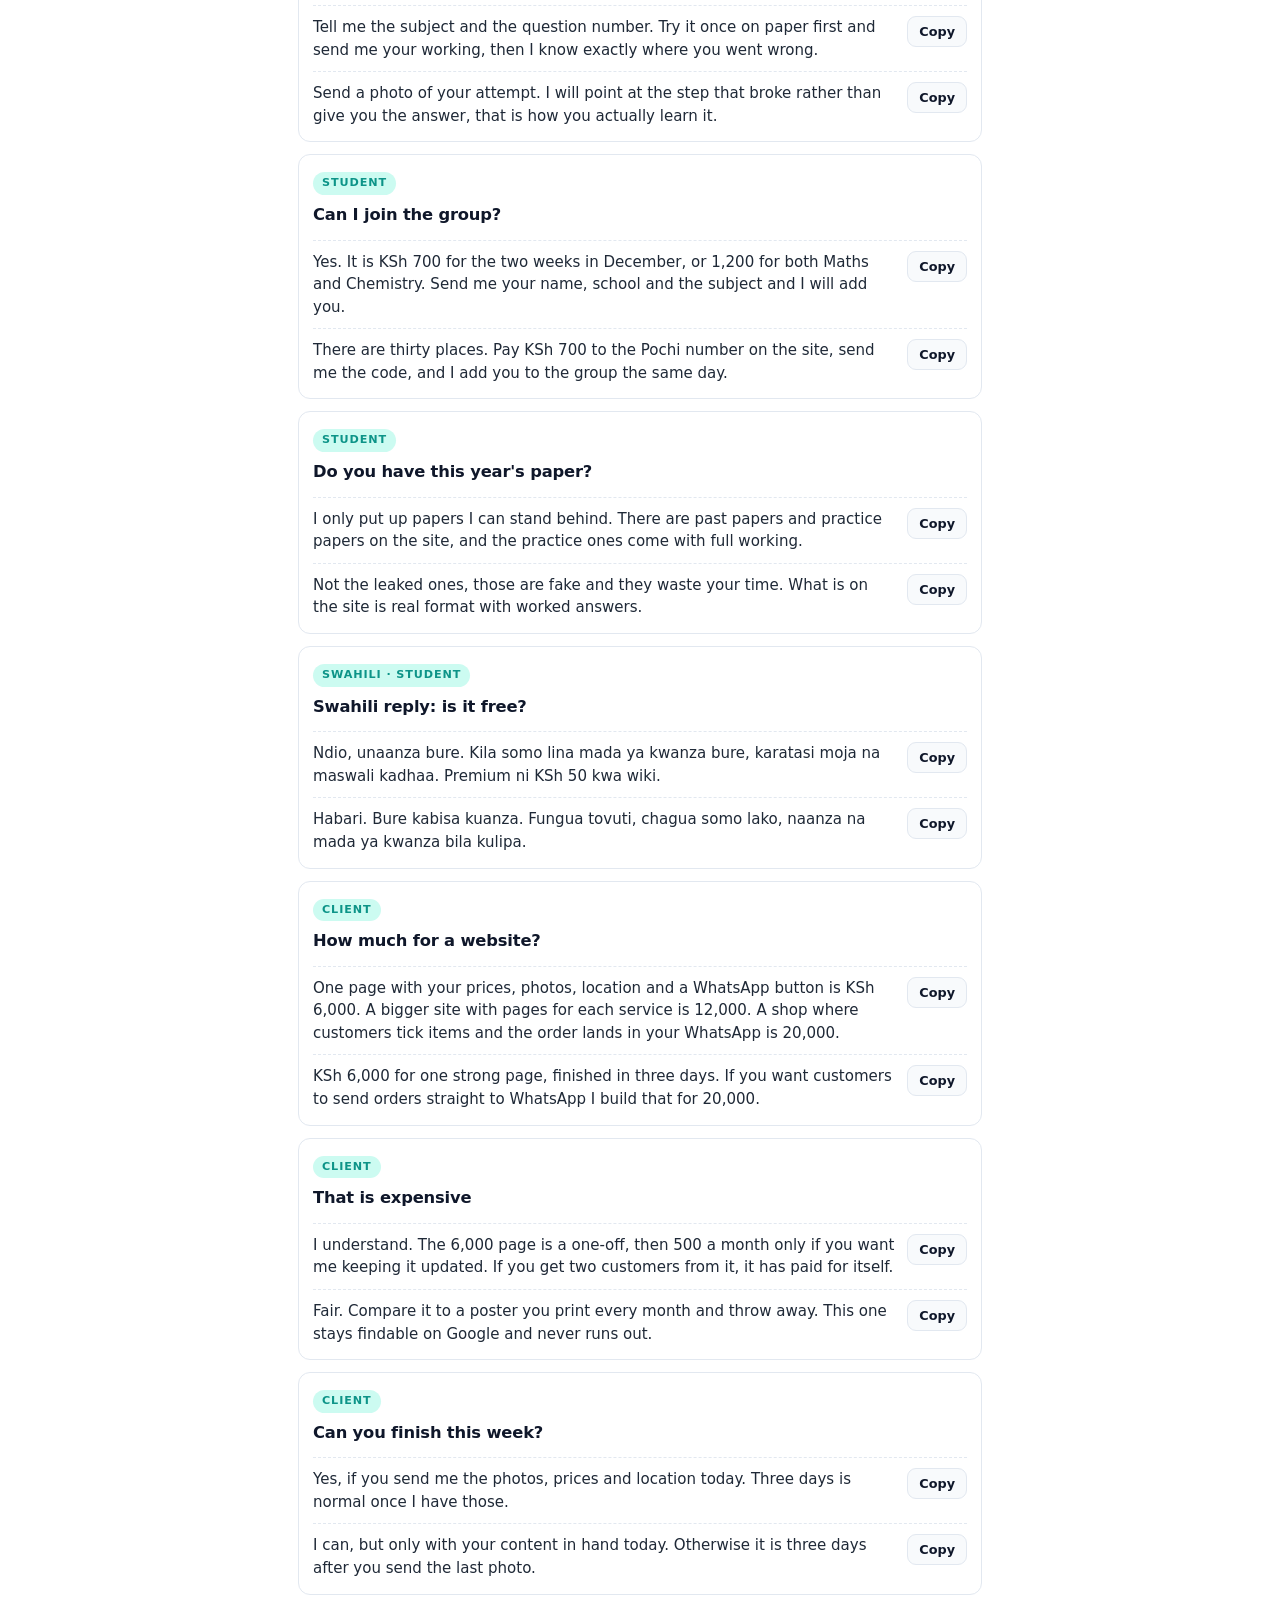
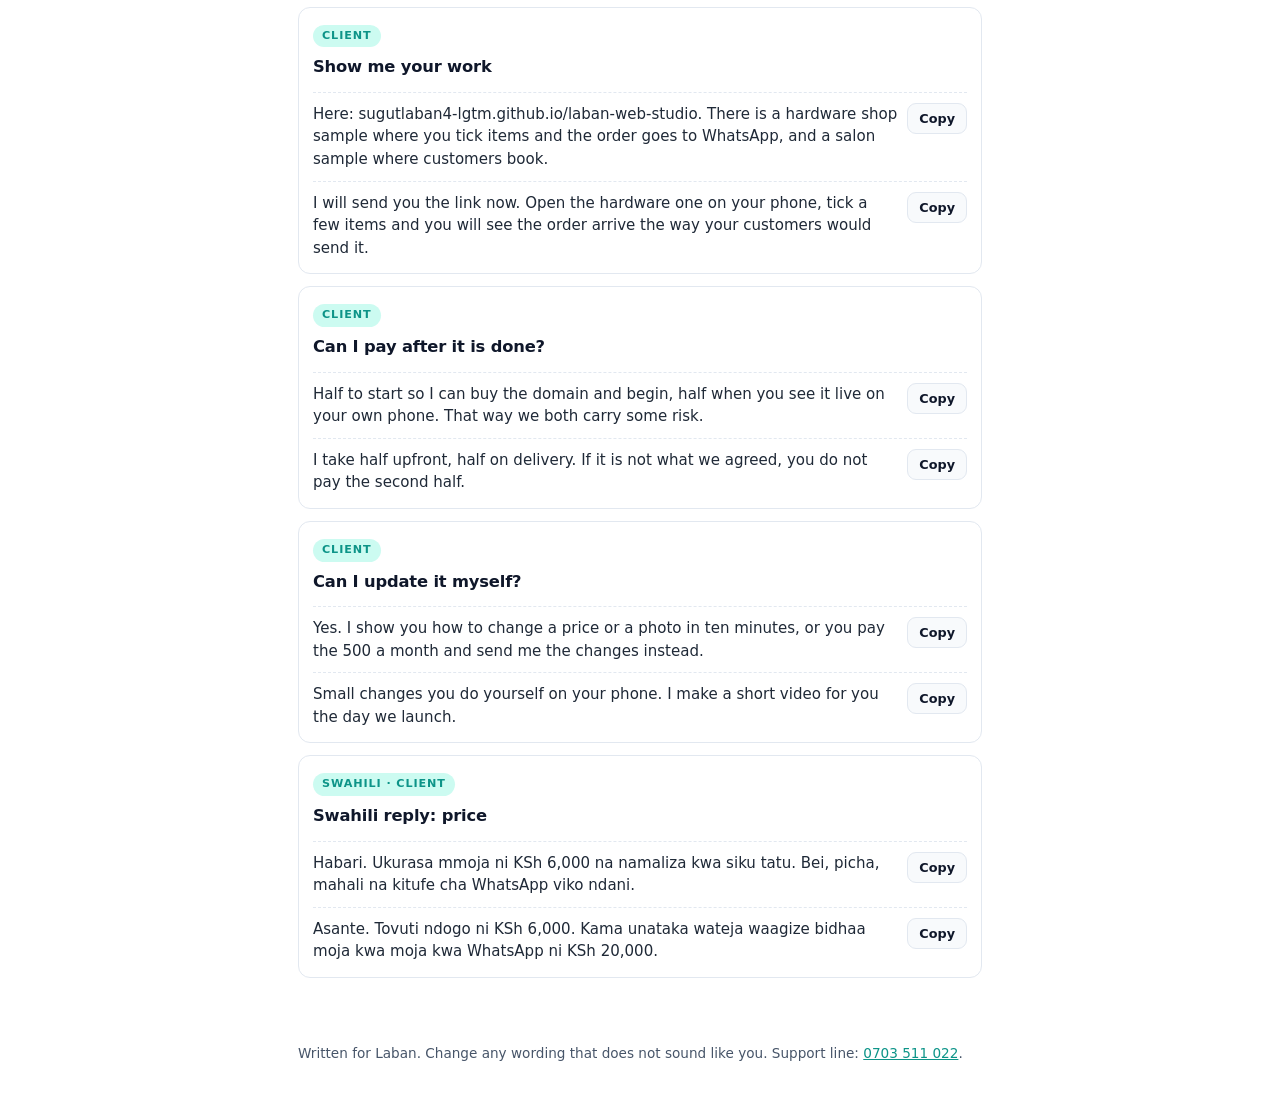
<file: reply-pad.html>
<!DOCTYPE html>
<html lang="en">
<head>
<meta charset="UTF-8">
<meta name="viewport" content="width=device-width, initial-scale=1.0">
<title>Reply pad - answers for parents, students and clients</title>
<meta name="description" content="Ready answers for parents, students and clients, written for chatting on WhatsApp, Messenger, Instagram, TikTok or SMS.">
<meta name="theme-color" content="#0f172a">
<meta name="robots" content="noindex">
<link rel="manifest" href="manifest-reply.json">
<link rel="icon" href="assets/qr-studio.svg">
<style>
    :root {
        --ink: #0f172a;
        --ink-soft: #475569;
        --line: #e2e8f0;
        --bg: #ffffff;
        --bg-soft: #f8fafc;
        --accent: #0d9488;
        --accent-soft: #ccfbf1;
        --ok: #15803d;
    }

    * { box-sizing: border-box; }

    body {
        margin: 0;
        font-family: system-ui, -apple-system, "Segoe UI", Roboto, sans-serif;
        color: var(--ink);
        background: var(--bg);
        line-height: 1.5;
        -webkit-text-size-adjust: 100%;
    }

    header.pad-head {
        background: linear-gradient(150deg, #0f172a, #134e4a);
        color: #fff;
        padding: 22px 18px 18px;
    }

    .pad-head h1 {
        margin: 0 0 6px;
        font-size: 1.45rem;
        letter-spacing: -0.02em;
    }

    .pad-head p {
        margin: 0;
        color: #d3e4e2;
        font-size: 0.92rem;
        max-width: 46ch;
    }

    .pad-tools {
        position: sticky;
        top: 0;
        z-index: 5;
        background: #fff;
        border-bottom: 1px solid var(--line);
        padding: 10px 18px;
    }

    .pad-search {
        width: 100%;
        padding: 11px 13px;
        border: 1px solid var(--line);
        border-radius: 10px;
        font-size: 0.95rem;
        font-family: inherit;
        color: var(--ink);
        background: var(--bg-soft);
    }

    .pad-search:focus {
        outline: 2px solid var(--accent);
        outline-offset: 1px;
        background: #fff;
    }

    .pad-chips {
        display: flex;
        gap: 8px;
        overflow-x: auto;
        padding: 10px 0 2px;
        scrollbar-width: none;
    }

    .pad-chips::-webkit-scrollbar { display: none; }

    .pad-chip {
        flex: none;
        padding: 7px 13px;
        border-radius: 999px;
        border: 1px solid var(--line);
        background: #fff;
        color: var(--ink-soft);
        font-size: 0.85rem;
        font-weight: 600;
        font-family: inherit;
        cursor: pointer;
    }

    .pad-chip[aria-pressed="true"] {
        background: var(--ink);
        border-color: var(--ink);
        color: #fff;
    }

    main.pad-main {
        padding: 14px 18px 40px;
        max-width: 720px;
        margin: 0 auto;
    }

    .pad-count {
        margin: 0 0 12px;
        font-size: 0.82rem;
        color: var(--ink-soft);
        letter-spacing: 0.02em;
        text-transform: uppercase;
        font-weight: 700;
    }

    .scenario {
        border: 1px solid var(--line);
        border-radius: 12px;
        padding: 14px;
        margin-bottom: 12px;
        background: #fff;
    }

    .scenario-who {
        display: inline-block;
        font-size: 0.7rem;
        font-weight: 800;
        letter-spacing: 0.08em;
        text-transform: uppercase;
        color: var(--accent);
        background: var(--accent-soft);
        border-radius: 999px;
        padding: 3px 9px;
        margin-bottom: 8px;
    }

    .scenario-ask {
        margin: 0 0 12px;
        font-size: 1.02rem;
        font-weight: 700;
        letter-spacing: -0.01em;
    }

    .reply {
        border-top: 1px dashed var(--line);
        padding-top: 10px;
        margin-top: 10px;
        display: flex;
        gap: 10px;
        align-items: flex-start;
    }

    .reply p {
        margin: 0;
        flex: 1;
        font-size: 0.94rem;
        color: #1f2937;
    }

    .copy {
        flex: none;
        border: 1px solid var(--line);
        background: var(--bg-soft);
        color: var(--ink);
        border-radius: 9px;
        padding: 7px 11px;
        font-size: 0.8rem;
        font-weight: 700;
        font-family: inherit;
        cursor: pointer;
    }

    .copy.is-done {
        background: var(--ok);
        border-color: var(--ok);
        color: #fff;
    }

    .tip {
        margin: 4px 0 16px;
        padding: 12px 14px;
        border-radius: 12px;
        background: var(--bg-soft);
        border: 1px solid var(--line);
        font-size: 0.87rem;
        color: var(--ink-soft);
    }

    .tip strong { color: var(--ink); }

    .empty {
        padding: 26px 0;
        color: var(--ink-soft);
        font-size: 0.95rem;
    }

    footer.pad-foot {
        padding: 0 18px 34px;
        max-width: 720px;
        margin: 0 auto;
        font-size: 0.85rem;
        color: var(--ink-soft);
    }

    footer.pad-foot a { color: var(--accent); }
</style>
</head>
<body>

<header class="pad-head">
    <h1>Reply pad</h1>
    <p>Tap the message you got, copy the answer, paste it in WhatsApp, Messenger, Instagram, TikTok, X or SMS.</p>
</header>

<div class="pad-tools">
    <input id="search" class="pad-search" type="search" placeholder="Search a message, e.g. expensive, paid, group" aria-label="Search messages">
    <div class="pad-chips" role="group" aria-label="Filter by person">
        <button class="pad-chip" type="button" data-filter="all" aria-pressed="true">Everything</button>
        <button class="pad-chip" type="button" data-filter="Parent" aria-pressed="false">Parents</button>
        <button class="pad-chip" type="button" data-filter="Student" aria-pressed="false">Students</button>
        <button class="pad-chip" type="button" data-filter="Client" aria-pressed="false">Clients</button>
        <button class="pad-chip" type="button" data-filter="swahili" aria-pressed="false">Swahili</button>
    </div>
</div>

<main class="pad-main">
    <p class="pad-count" id="count"></p>
    <div class="tip">
        <strong>Use it beside any app.</strong> Open this page, then split the screen: on Android, open your chats, swipe up and hold this page. Or tap the browser menu and choose <em>Add to home screen</em> so it opens like an app, and it keeps working without data.
    </div>
    <div id="list"></div>
</main>

<footer class="pad-foot">
    <p>Written for Laban. Change any wording that does not sound like you. Support line: <a href="https://wa.me/254703511022">0703 511 022</a>.</p>
</footer>

<script src="assets/reply-pad.js"></script>
<script src="assets/reply-pad-page.js"></script>
</body>
</html>
</file>
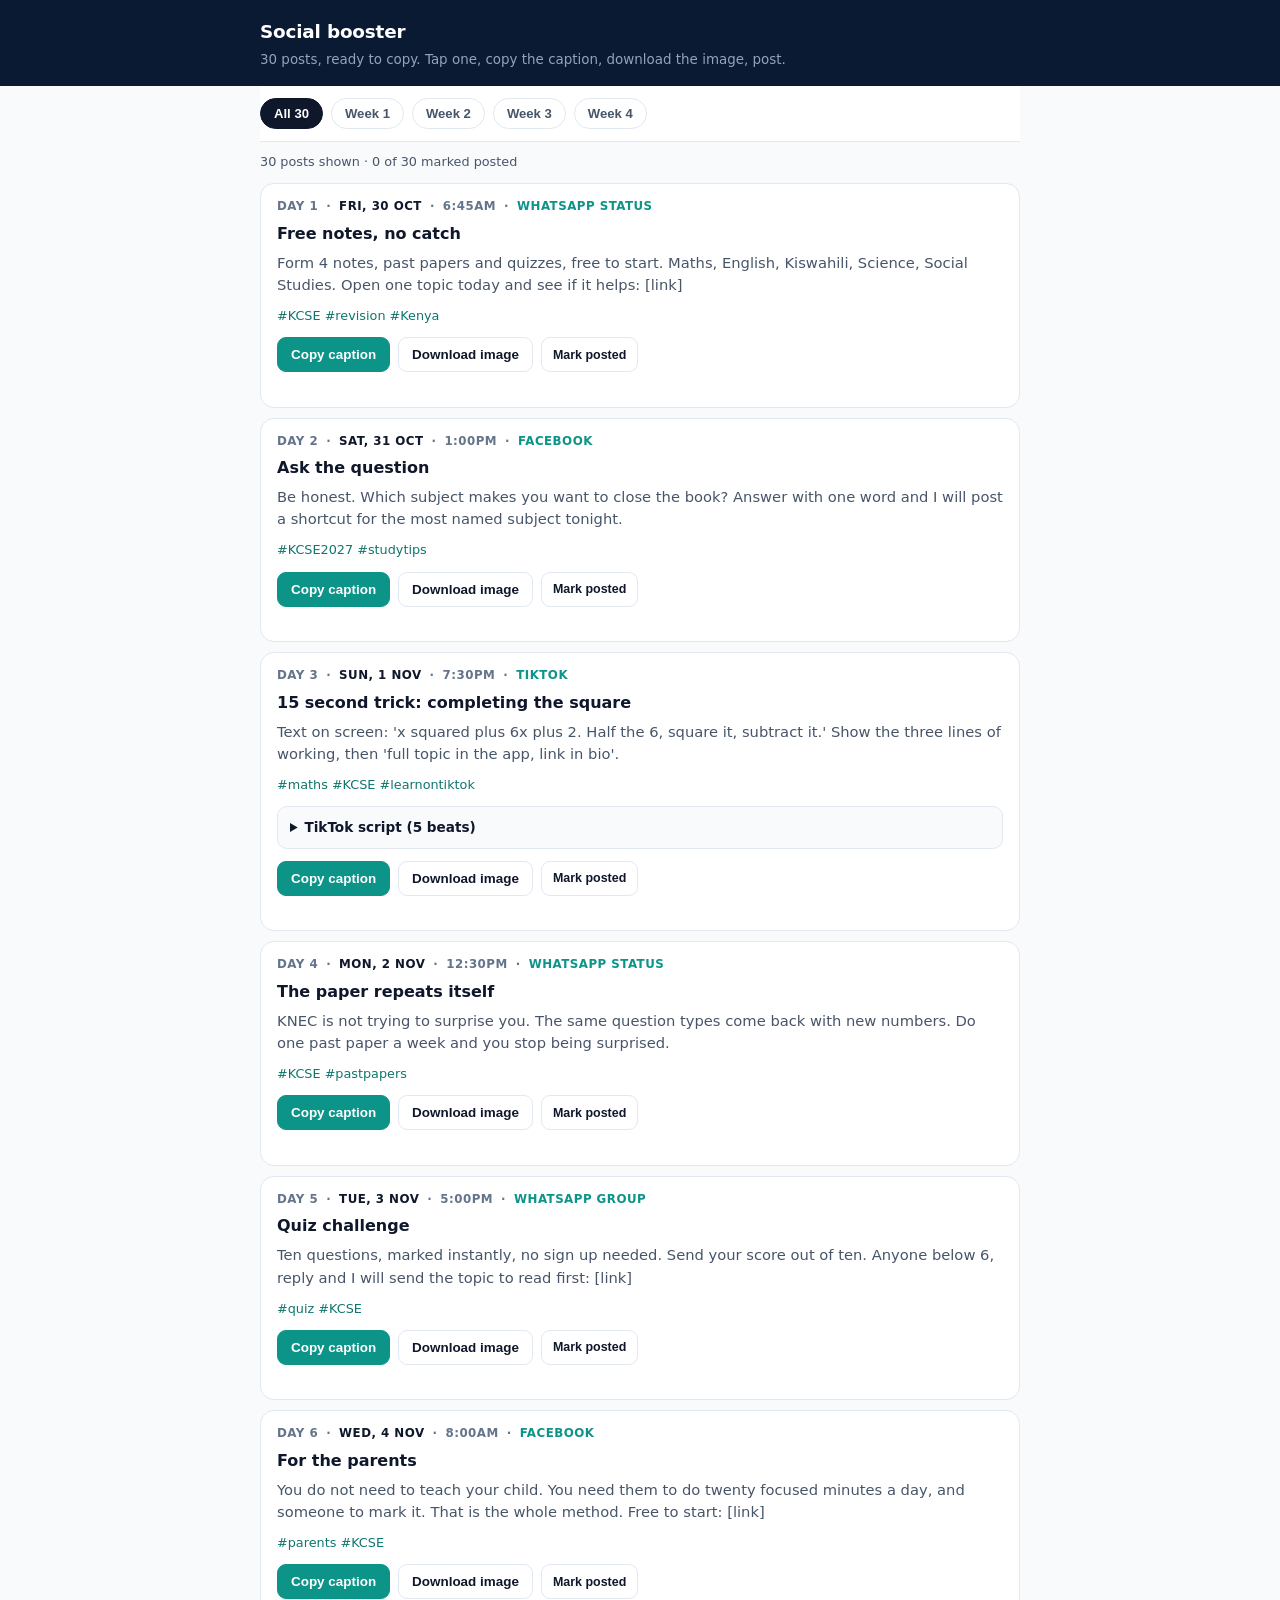
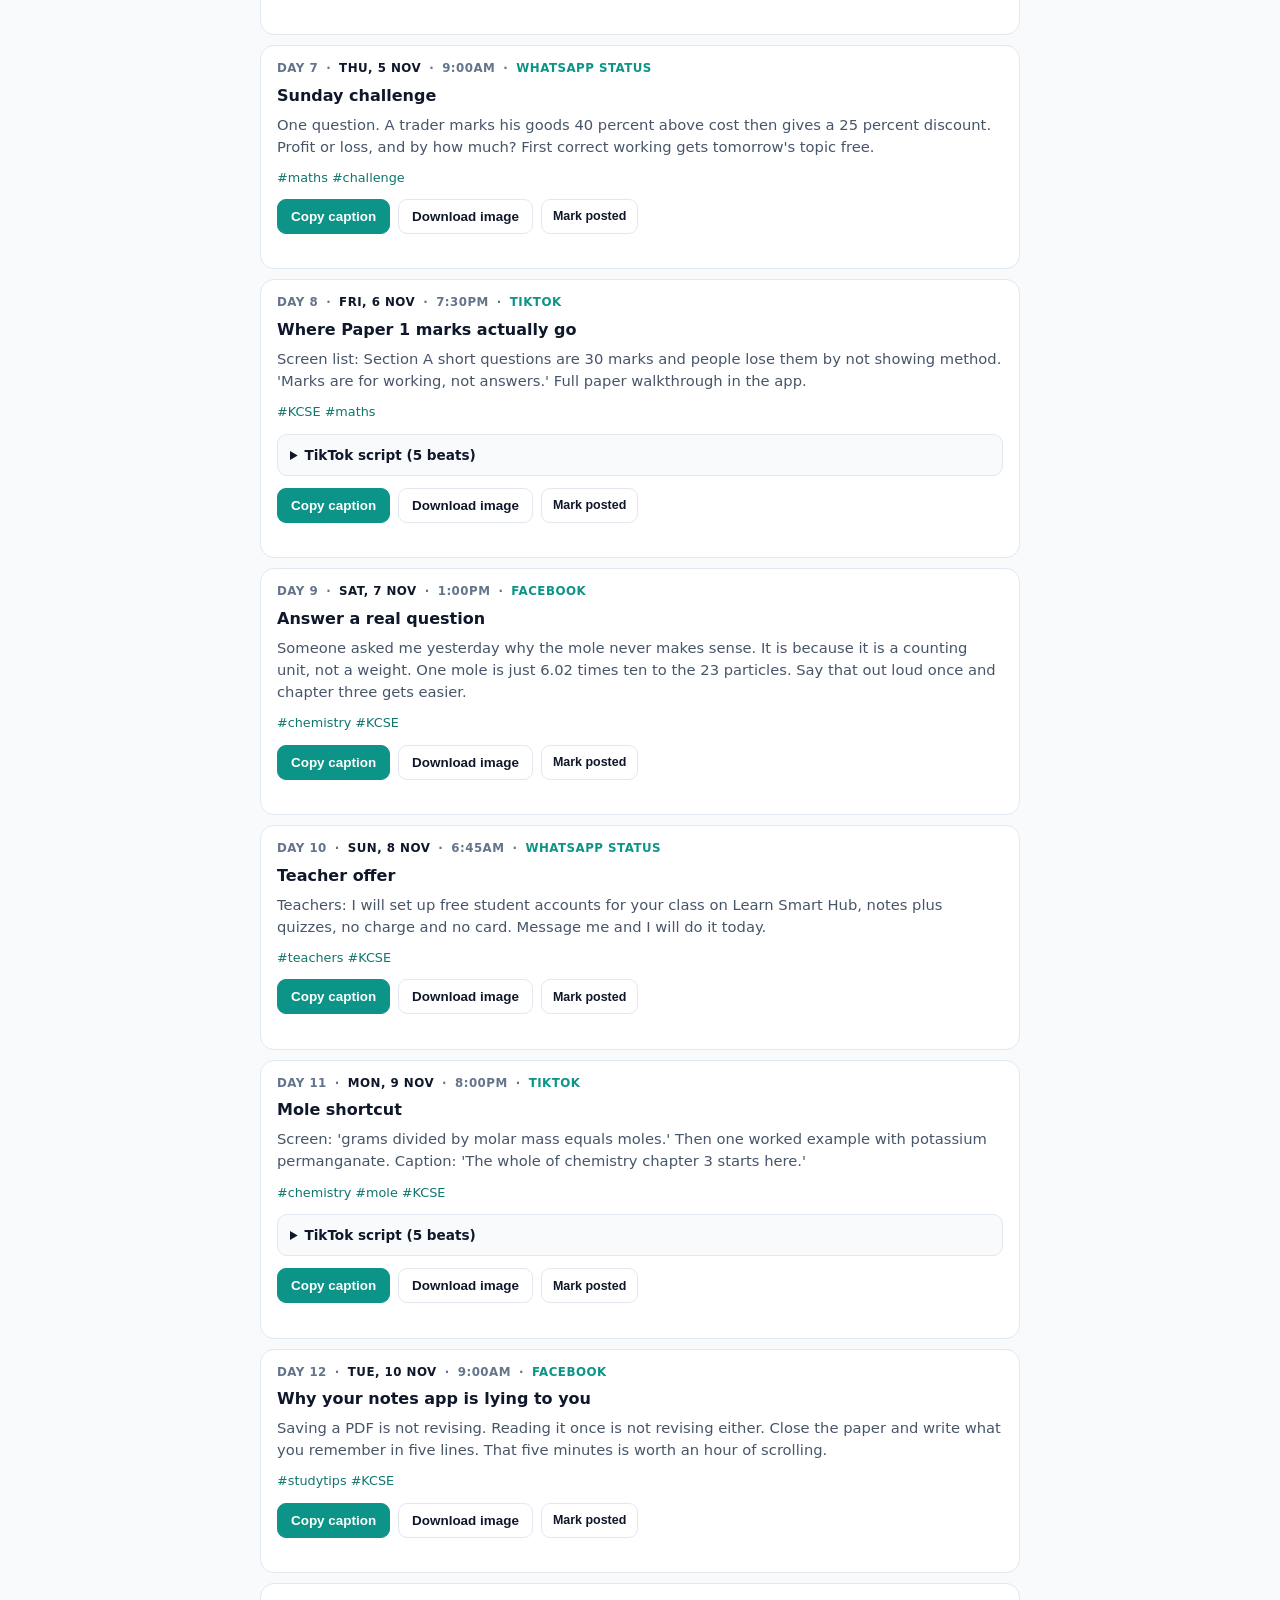
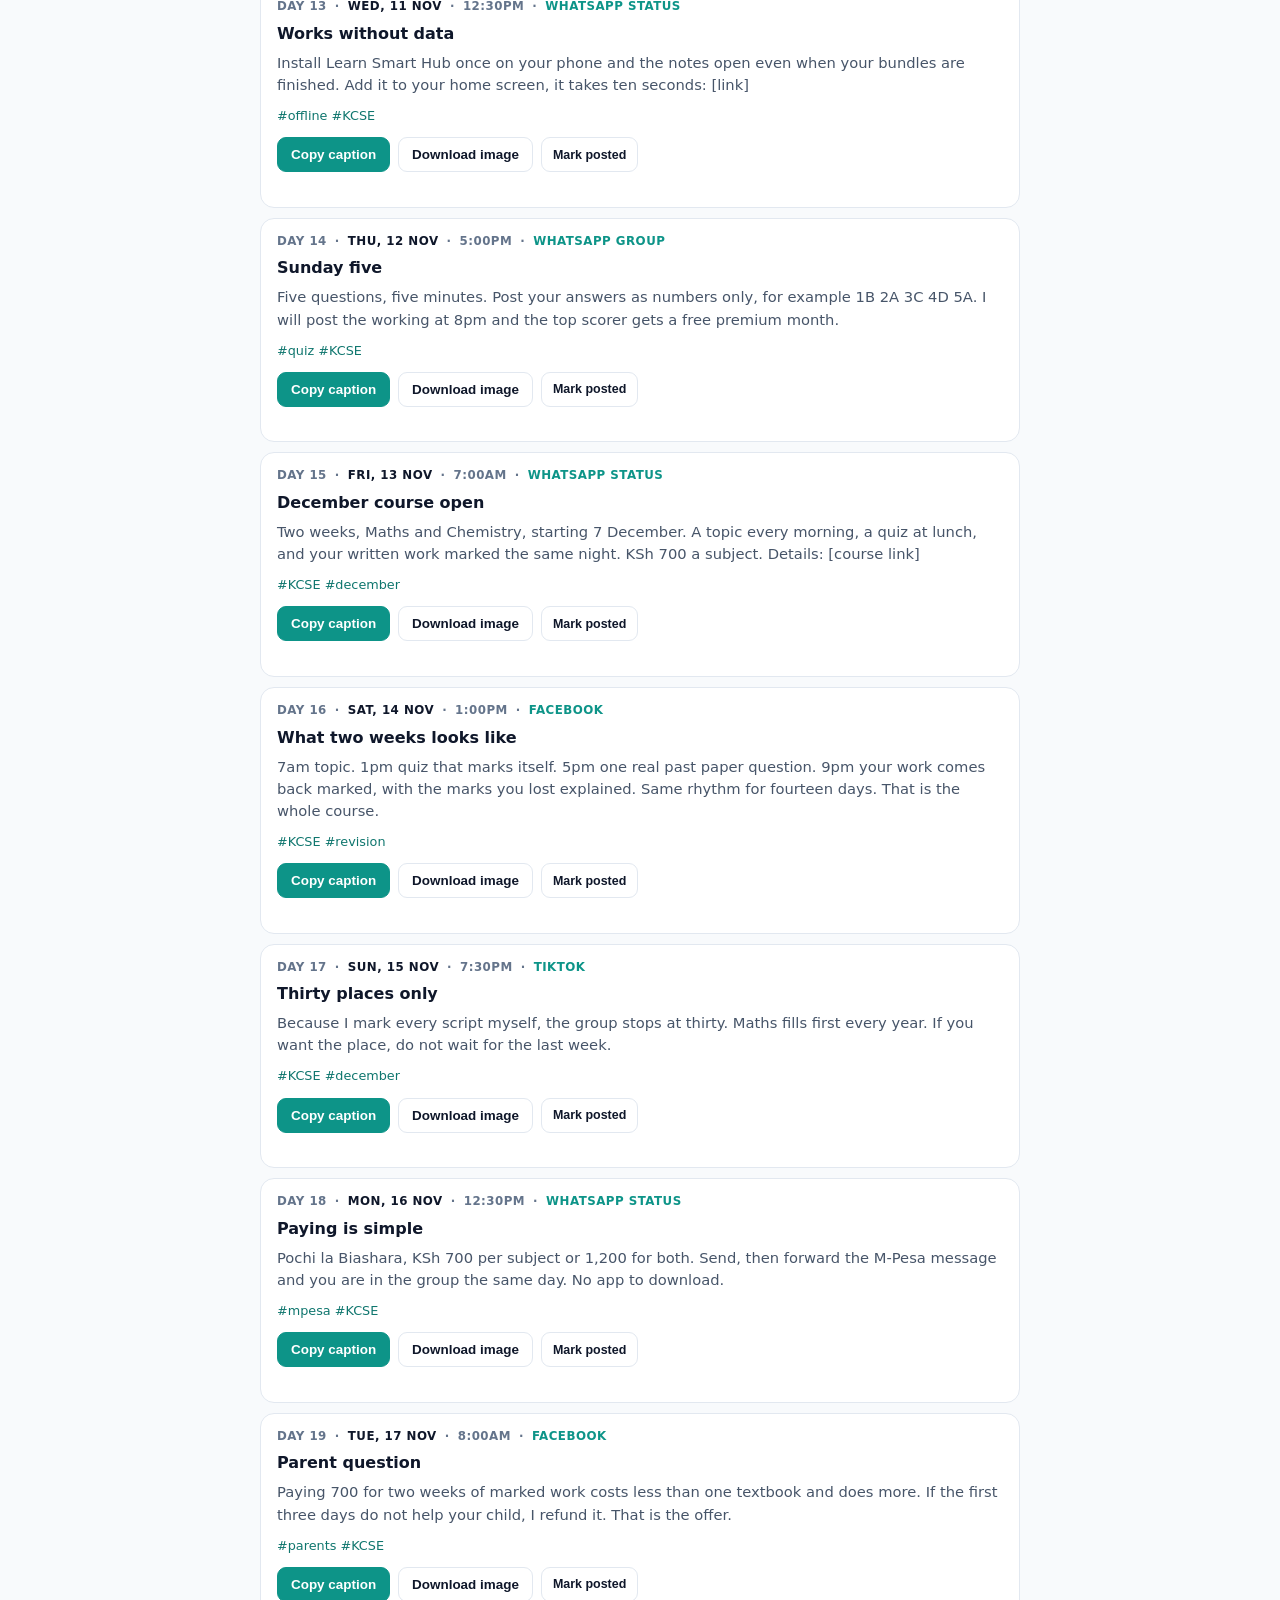
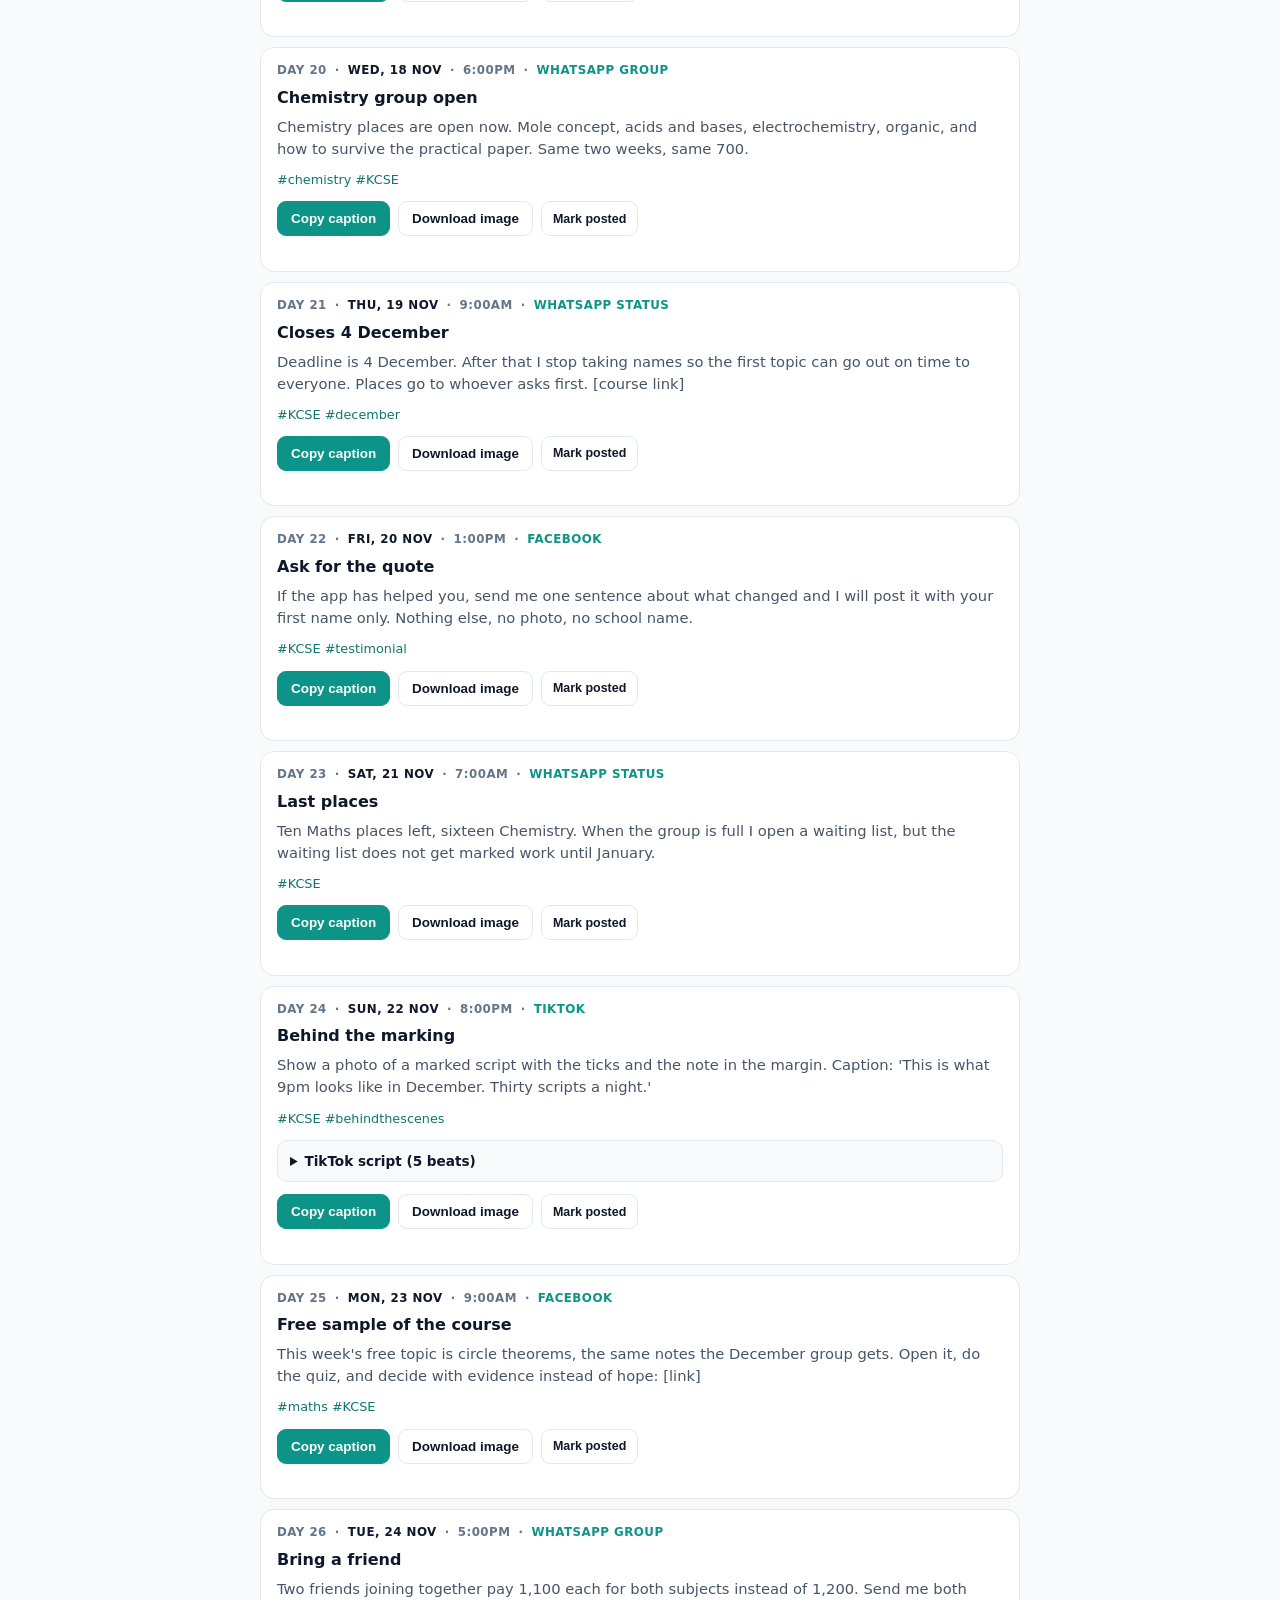
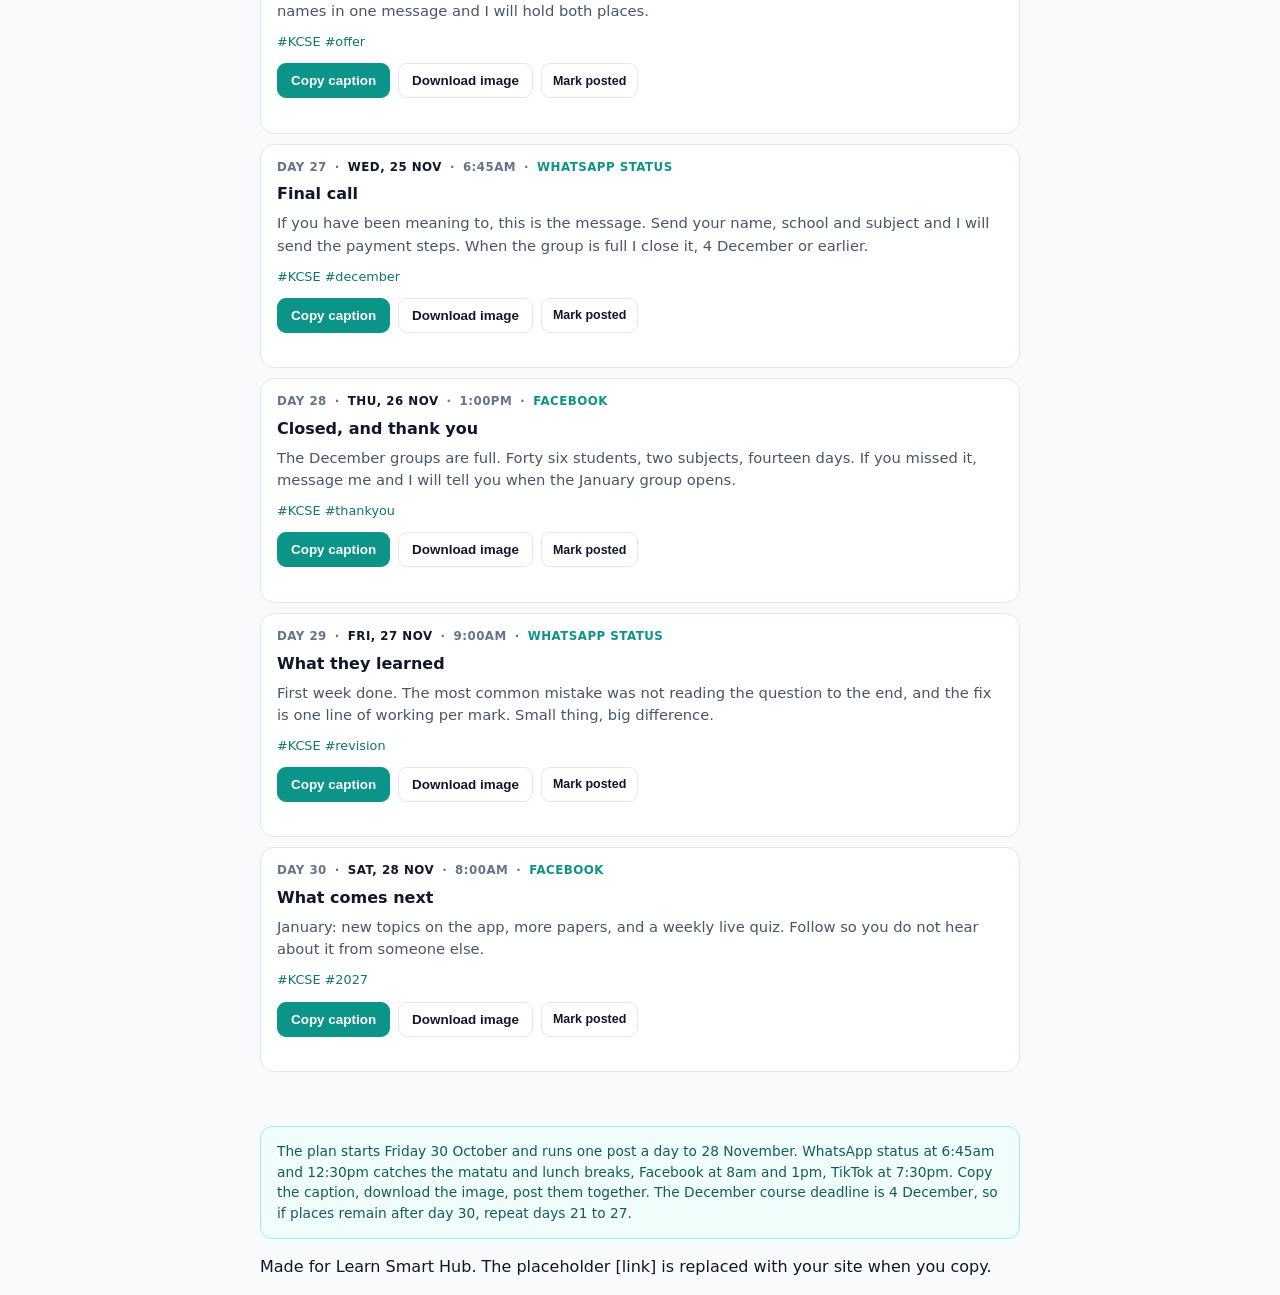
<file: social-booster.html>
<!DOCTYPE html>
<html lang="en">
<head>
<meta charset="UTF-8">
<meta name="viewport" content="width=device-width, initial-scale=1.0">
<title>Social booster - Learn Smart Hub</title>
<meta name="robots" content="noindex">
<meta name="theme-color" content="#0f172a">
<style>
    :root {
        --ink: #0f172a;
        --ink-soft: #475569;
        --line: #e2e8f0;
        --accent: #0d9488;
        --navy: #0b1a33;
    }

    * { box-sizing: border-box; }

    body {
        margin: 0;
        font-family: system-ui, -apple-system, "Segoe UI", Roboto, sans-serif;
        color: var(--ink);
        background: #f8fafc;
        line-height: 1.5;
    }

    .wrap { width: min(100% - 32px, 760px); margin: 0 auto; }

    header {
        background: var(--navy);
        color: #fff;
        padding: 18px 0 16px;
    }

    header h1 { margin: 0 0 4px; font-size: 1.15rem; letter-spacing: -0.01em; }
    header p { margin: 0; font-size: 0.84rem; color: #94a3b8; }

    .filters {
        display: flex;
        gap: 8px;
        overflow-x: auto;
        padding: 12px 0;
        border-bottom: 1px solid var(--line);
        background: #fff;
        position: sticky;
        top: 0;
        z-index: 5;
    }

    .filters button {
        flex: none;
        padding: 7px 13px;
        border-radius: 999px;
        border: 1px solid var(--line);
        background: #fff;
        font-size: 0.82rem;
        font-weight: 700;
        color: var(--ink-soft);
        cursor: pointer;
    }

    .filters button[aria-pressed="true"] { background: var(--ink); border-color: var(--ink); color: #fff; }

    .count { font-size: 0.8rem; color: var(--ink-soft); padding: 10px 0 0; margin: 0; }

    .list { display: grid; gap: 10px; padding: 12px 0 40px; }

    .post {
        background: #fff;
        border: 1px solid var(--line);
        border-radius: 14px;
        padding: 14px 16px;
    }

    .post.done { opacity: 0.55; }

    .post-top { display: flex; align-items: center; gap: 8px; font-size: 0.74rem; font-weight: 700; letter-spacing: 0.04em; text-transform: uppercase; color: #64748b; }
    .post-top .plat { color: var(--accent); }
    .post h2 { margin: 6px 0 6px; font-size: 1rem; }
    .post p.cap { margin: 0 0 10px; font-size: 0.92rem; color: var(--ink-soft); }
    .post p.tags { margin: 0 0 12px; font-size: 0.8rem; color: #0f766e; }
    .post-top .date { color: var(--ink); }

    .script {
        margin: 0 0 12px;
        border: 1px solid var(--line);
        border-radius: 10px;
        background: #f8fafc;
        padding: 10px 12px;
        font-size: 0.85rem;
    }

    .script summary { cursor: pointer; font-weight: 700; color: var(--ink); }
    .script ol { margin: 8px 0 0; padding-left: 18px; color: var(--ink-soft); }
    .script li { margin-bottom: 4px; }

    .row { display: flex; gap: 8px; flex-wrap: wrap; }

    .btn {
        padding: 9px 13px;
        border-radius: 9px;
        border: 1px solid var(--line);
        background: #fff;
        font-size: 0.84rem;
        font-weight: 700;
        color: var(--ink);
        cursor: pointer;
    }

    .btn.main { background: var(--accent); border-color: var(--accent); color: #fff; }
    .btn.small { padding: 7px 11px; font-size: 0.78rem; }

    .note { margin: 8px 0 0; font-size: 0.78rem; color: var(--accent); font-weight: 700; min-height: 1em; }

    .tip {
        margin: 14px 0 0;
        padding: 14px 16px;
        border-radius: 12px;
        background: #f0fdfa;
        border: 1px solid #99f6e4;
        font-size: 0.86rem;
        color: #115e59;
    }

    footer.tiny-foot { padding: 0 0 40px; font-size: 0.78rem; color: #94a3b8; }
</style>
</head>
<body>

<header>
    <div class="wrap">
        <h1>Social booster</h1>
        <p>30 posts, ready to copy. Tap one, copy the caption, download the image, post.</p>
    </div>
</header>

<div class="wrap">

    <div class="filters" id="filters" role="group" aria-label="Filter posts">
        <button type="button" data-week="all" aria-pressed="true">All 30</button>
        <button type="button" data-week="1" aria-pressed="false">Week 1</button>
        <button type="button" data-week="2" aria-pressed="false">Week 2</button>
        <button type="button" data-week="3" aria-pressed="false">Week 3</button>
        <button type="button" data-week="4" aria-pressed="false">Week 4</button>
    </div>

    <p class="count" id="count"></p>

    <div class="list" id="list"></div>

    <div class="tip">
        The plan starts Friday 30 October and runs one post a day to 28 November. WhatsApp status at 6:45am
        and 12:30pm catches the matatu and lunch breaks, Facebook at 8am and 1pm, TikTok at 7:30pm.
        Copy the caption, download the image, post them together. The December course deadline is
        4 December, so if places remain after day 30, repeat days 21 to 27.
    </div>

    <p class="tiny-foot">Made for Learn Smart Hub. The placeholder [link] is replaced with your site when you copy.</p>
</div>

<script src="assets/social-plan.js"></script>
<script src="assets/social-booster.js"></script>
</body>
</html>
</file>
<file: assets/studio.css>
:root {
    --ink: #0f172a;
    --ink-soft: #475569;
    --line: #e2e8f0;
    --bg: #ffffff;
    --bg-soft: #f8fafc;
    --accent: #0d9488;
    --accent-dark: #0f766e;
    --amber: #f59e0b;
    --radius: 14px;
}

* { box-sizing: border-box; }

body {
    margin: 0;
    font-family: system-ui, -apple-system, "Segoe UI", Roboto, sans-serif;
    color: var(--ink);
    background: var(--bg);
    line-height: 1.55;
    -webkit-font-smoothing: antialiased;
}

.wrap { width: min(100% - 40px, 1000px); margin: 0 auto; }
a { color: inherit; }

/* top bar */
.bar {
    position: sticky;
    top: 0;
    z-index: 10;
    background: rgba(255, 255, 255, 0.92);
    backdrop-filter: blur(8px);
    border-bottom: 1px solid var(--line);
}

.bar-in { display: flex; align-items: center; gap: 12px; padding: 12px 0; }

.mark {
    display: grid;
    place-items: center;
    width: 34px;
    height: 34px;
    border-radius: 10px;
    background: var(--ink);
    color: #fff;
    font-weight: 800;
    font-size: 0.85rem;
    flex: none;
}

.bar-name { font-weight: 700; font-size: 0.98rem; }
.bar-name small { display: block; font-size: 0.72rem; font-weight: 600; color: var(--ink-soft); letter-spacing: 0.04em; text-transform: uppercase; }
.bar-nav { margin-left: auto; display: flex; gap: 14px; font-size: 0.9rem; font-weight: 600; }
.bar-nav a { text-decoration: none; color: var(--ink-soft); }
.bar-nav a:hover { color: var(--ink); }
@media (max-width: 560px) { .bar-nav { display: none; } }

/* hero */
.hero { padding: 46px 0 34px; }
.eyebrow {
    display: inline-block;
    margin: 0 0 14px;
    padding: 5px 12px;
    border-radius: 999px;
    background: #ccfbf1;
    color: var(--accent-dark);
    font-size: 0.76rem;
    font-weight: 700;
    letter-spacing: 0.05em;
    text-transform: uppercase;
}

h1 { margin: 0 0 14px; font-size: clamp(1.85rem, 6.4vw, 3rem); line-height: 1.1; letter-spacing: -0.02em; }
.lede { margin: 0 0 22px; font-size: 1.05rem; color: var(--ink-soft); max-width: 34em; }

.actions { display: flex; gap: 10px; flex-wrap: wrap; margin-bottom: 14px; }

.btn {
    display: inline-flex;
    align-items: center;
    justify-content: center;
    gap: 8px;
    padding: 13px 20px;
    border-radius: 10px;
    font-size: 0.98rem;
    font-weight: 700;
    text-decoration: none;
    border: 1px solid transparent;
    cursor: pointer;
}

.btn-primary { background: var(--accent); color: #fff; }
.btn-primary:hover { background: var(--accent-dark); }
.btn-ghost { background: #fff; color: var(--ink); border-color: var(--line); }
.btn-ghost:hover { border-color: #cbd5e1; }

.tiny { margin: 0; font-size: 0.86rem; color: var(--ink-soft); }

/* proof strip */
.proof {
    display: grid;
    grid-template-columns: repeat(3, 1fr);
    gap: 1px;
    background: var(--line);
    border: 1px solid var(--line);
    border-radius: var(--radius);
    overflow: hidden;
    margin: 30px 0 0;
}

.proof div { background: #fff; padding: 16px; }
.proof strong { display: block; font-size: 1.05rem; }
.proof span { font-size: 0.84rem; color: var(--ink-soft); }
@media (max-width: 560px) { .proof { grid-template-columns: 1fr; } }

/* sections */
.section { padding: 38px 0; border-top: 1px solid var(--line); }
.section-head { margin-bottom: 22px; }
h2 { margin: 0 0 8px; font-size: clamp(1.35rem, 4.4vw, 1.9rem); letter-spacing: -0.01em; }
.section-head p { margin: 0; color: var(--ink-soft); }

/* work cards */
.work { display: grid; gap: 14px; }
@media (min-width: 720px) { .work { grid-template-columns: repeat(3, 1fr); } }

.work-card {
    display: flex;
    flex-direction: column;
    border: 1px solid var(--line);
    border-radius: var(--radius);
    overflow: hidden;
    background: #fff;
    text-decoration: none;
}

.work-shot {
    height: 132px;
    display: grid;
    place-items: center;
    font-weight: 800;
    letter-spacing: 0.02em;
    color: #fff;
    font-size: 0.95rem;
    text-align: center;
    padding: 10px;
}

.shot-hardware { background: linear-gradient(135deg, #1e293b, #334155); }
.shot-salon { background: linear-gradient(135deg, #7c2d12, #c2410c); }
.shot-school { background: linear-gradient(135deg, #0d47a1, #1976d2); }

.work-body { padding: 14px 16px 16px; }
.work-body h3 { margin: 0 0 4px; font-size: 1rem; }
.work-body p { margin: 0; font-size: 0.88rem; color: var(--ink-soft); }
.work-link { margin-top: 10px; font-size: 0.86rem; font-weight: 700; color: var(--accent-dark); }

/* prices */
.prices { display: grid; gap: 14px; }
@media (min-width: 720px) { .prices { grid-template-columns: repeat(3, 1fr); } }

.price {
    padding: 20px;
    border: 1px solid var(--line);
    border-radius: var(--radius);
    background: #fff;
    display: flex;
    flex-direction: column;
}

.price.best { border-color: var(--accent); box-shadow: 0 0 0 3px #ccfbf1 inset; }
.price h3 { margin: 0 0 2px; font-size: 1.02rem; }
.price .amount { margin: 6px 0 2px; font-size: 1.5rem; font-weight: 800; letter-spacing: -0.02em; }
.price .amount small { font-size: 0.8rem; font-weight: 600; color: var(--ink-soft); }
.price ul { margin: 12px 0 16px; padding-left: 18px; font-size: 0.9rem; color: var(--ink-soft); }
.price ul li { margin-bottom: 5px; }
.price .btn { margin-top: auto; }

/* steps */
.steps { counter-reset: s; list-style: none; margin: 0; padding: 0; display: grid; gap: 12px; }
@media (min-width: 720px) { .steps { grid-template-columns: repeat(4, 1fr); } }

.steps li {
    counter-increment: s;
    padding: 16px;
    background: var(--bg-soft);
    border: 1px solid var(--line);
    border-radius: 12px;
    font-size: 0.9rem;
    color: var(--ink-soft);
}

.steps li::before {
    content: counter(s);
    display: grid;
    place-items: center;
    width: 26px;
    height: 26px;
    margin-bottom: 8px;
    border-radius: 50%;
    background: var(--ink);
    color: #fff;
    font-size: 0.8rem;
    font-weight: 700;
}

.steps strong { display: block; color: var(--ink); margin-bottom: 3px; font-size: 0.95rem; }

/* faq */
.faq { display: grid; gap: 10px; }
.faq details { border: 1px solid var(--line); border-radius: 12px; padding: 14px 16px; background: #fff; }
.faq summary { cursor: pointer; font-weight: 700; font-size: 0.95rem; }
.faq p { margin: 10px 0 0; font-size: 0.92rem; color: var(--ink-soft); }

/* contact */
.contact {
    margin: 34px 0 44px;
    padding: 24px;
    border-radius: var(--radius);
    background: var(--ink);
    color: #fff;
}

.contact h2 { color: #fff; }
.contact p { color: #cbd5e1; margin: 0 0 16px; }
.contact .btn-primary { background: var(--amber); color: #1c1917; }
.contact .btn-primary:hover { background: #d97706; }
.contact .btn-ghost { background: transparent; color: #fff; border-color: #475569; }

footer.site {
    border-top: 1px solid var(--line);
    padding: 22px 0 30px;
    font-size: 0.85rem;
    color: var(--ink-soft);
}

/* demo pages */
.demo-banner {
    background: #1c1917;
    color: #fef3c7;
    font-size: 0.82rem;
    text-align: center;
    padding: 9px 14px;
}

.demo-banner a { color: #fcd34d; font-weight: 700; }

.shop-top { background: var(--ink); color: #fff; padding: 16px 0; }
.shop-top .bar-in { padding: 0; }
.shop-top .mark { background: var(--amber); color: #1c1917; }
.shop-top .bar-name small { color: #94a3b8; }
.shop-top a.btn { padding: 9px 14px; font-size: 0.86rem; }

.shop-hero { padding: 40px 0 30px; }
.shop-hero h1 { font-size: clamp(1.7rem, 6vw, 2.6rem); }

.shop-strip { display: flex; gap: 8px; flex-wrap: wrap; margin-top: 16px; }
.chip {
    padding: 6px 12px;
    border-radius: 999px;
    background: var(--bg-soft);
    border: 1px solid var(--line);
    font-size: 0.82rem;
    font-weight: 600;
    color: var(--ink-soft);
}

.grid2 { display: grid; gap: 14px; }
@media (min-width: 720px) { .grid2 { grid-template-columns: 1fr 1fr; } }

.tile { padding: 20px; border: 1px solid var(--line); border-radius: 12px; background: #fff; }
.tile h3 { margin: 0 0 6px; font-size: 1rem; }
.tile p { margin: 0; font-size: 0.9rem; color: var(--ink-soft); }

.catalog { display: grid; gap: 10px; }
.catalog label {
    display: flex;
    gap: 12px;
    align-items: center;
    padding: 14px 16px;
    border: 1px solid var(--line);
    border-radius: 12px;
    background: #fff;
    font-size: 0.94rem;
}

.catalog input { width: 20px; height: 20px; accent-color: var(--accent); }
.catalog .p { margin-left: auto; font-weight: 700; white-space: nowrap; }

.order-total {
    display: flex;
    align-items: center;
    justify-content: space-between;
    gap: 12px;
    margin-top: 12px;
    padding: 14px 16px;
    background: var(--bg-soft);
    border: 1px solid var(--line);
    border-radius: 12px;
    font-weight: 700;
}

.hours { list-style: none; margin: 0; padding: 0; font-size: 0.92rem; color: var(--ink-soft); }
.hours li { display: flex; justify-content: space-between; padding: 7px 0; border-bottom: 1px dashed var(--line); }
.hours li:last-child { border-bottom: 0; }

.price-list { list-style: none; margin: 0; padding: 0; }
.price-list li { display: flex; justify-content: space-between; gap: 12px; padding: 9px 0; border-bottom: 1px dashed var(--line); font-size: 0.94rem; }
.price-list li:last-child { border-bottom: 0; }
.price-list strong { color: var(--accent-dark); white-space: nowrap; }
</file>
